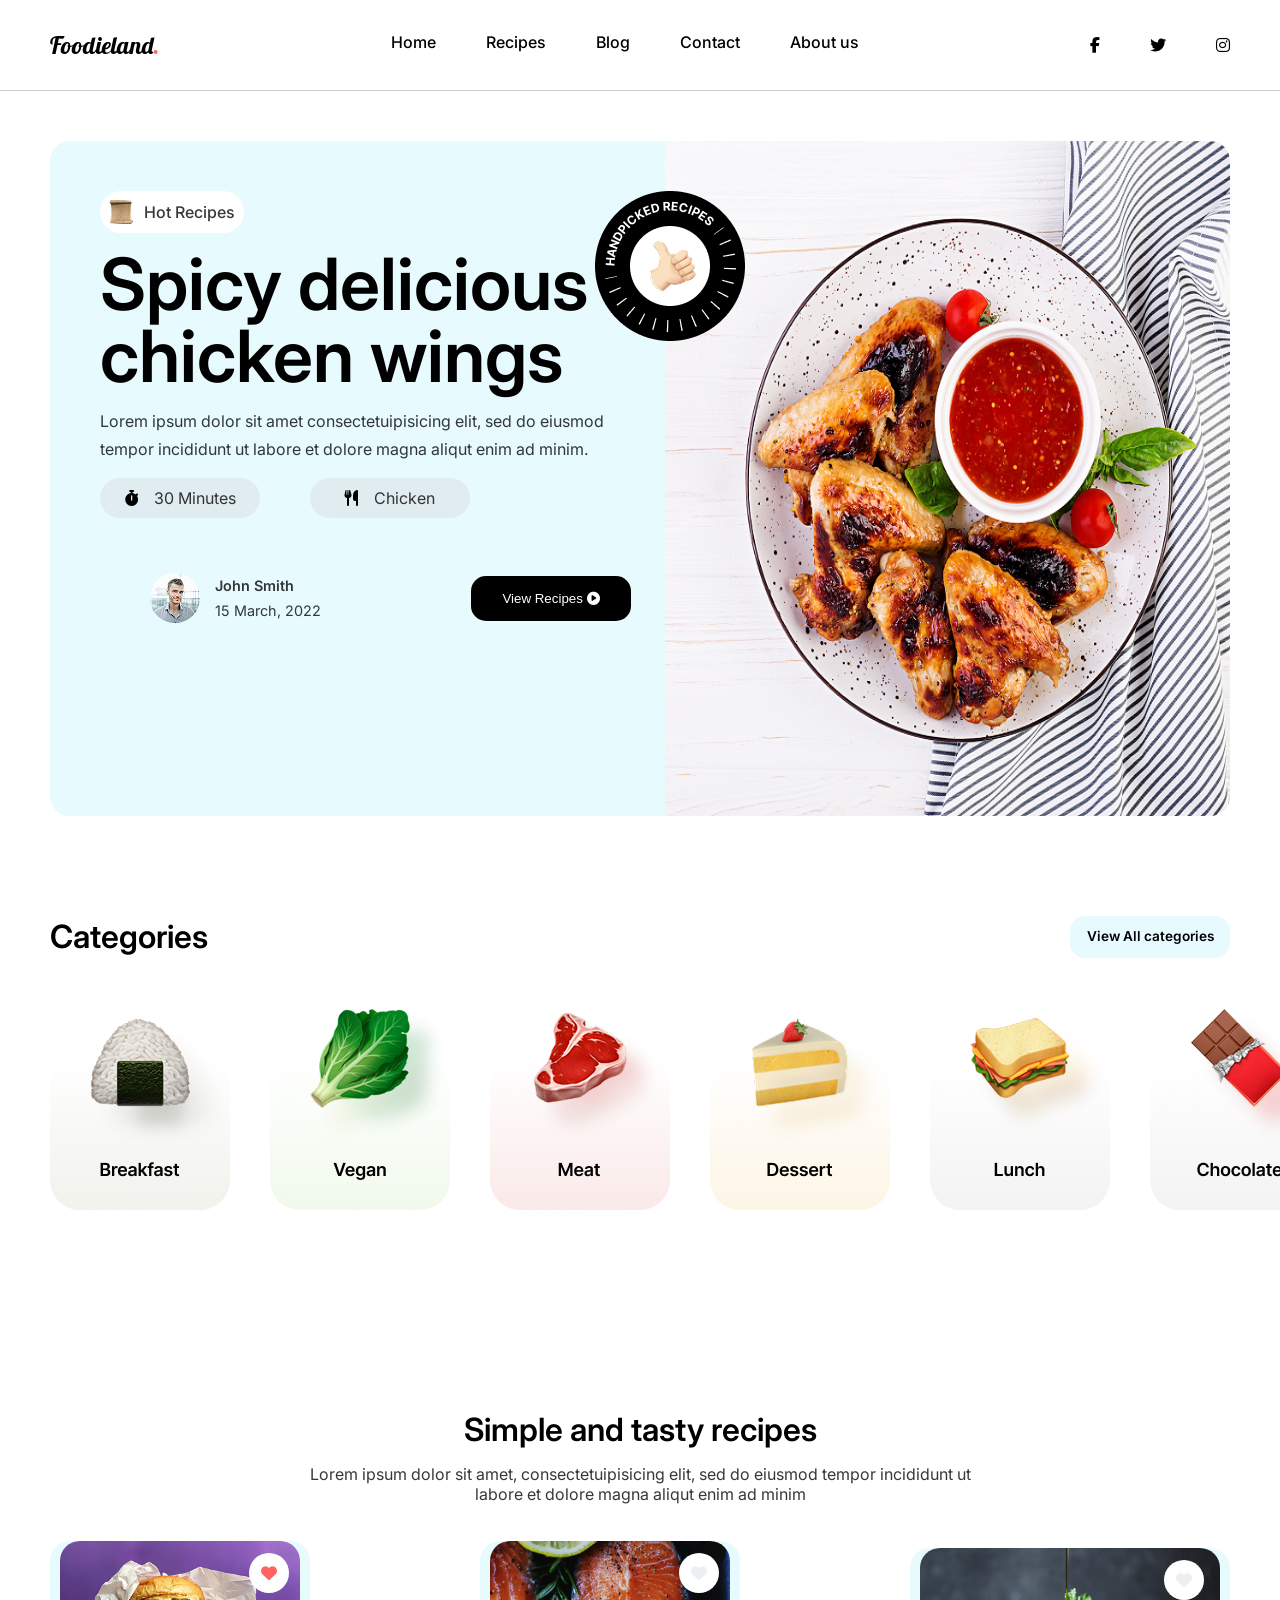
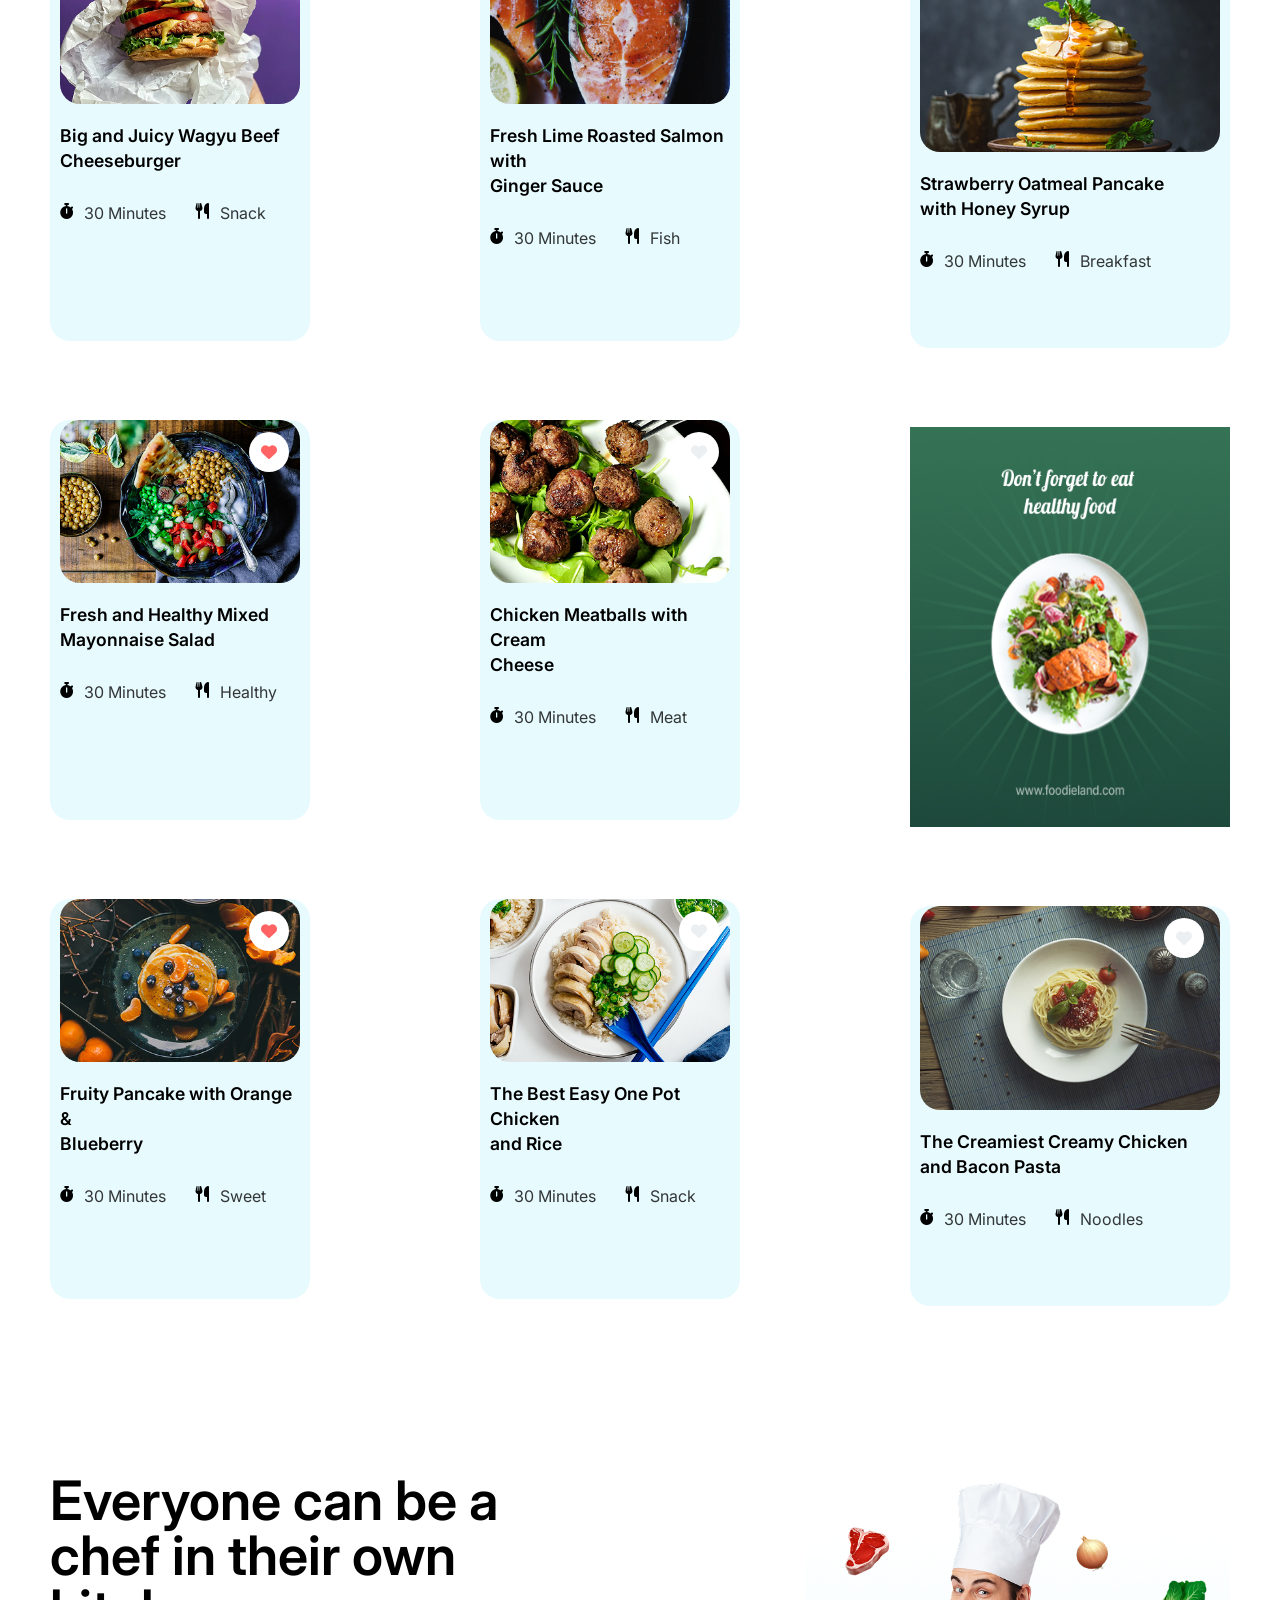
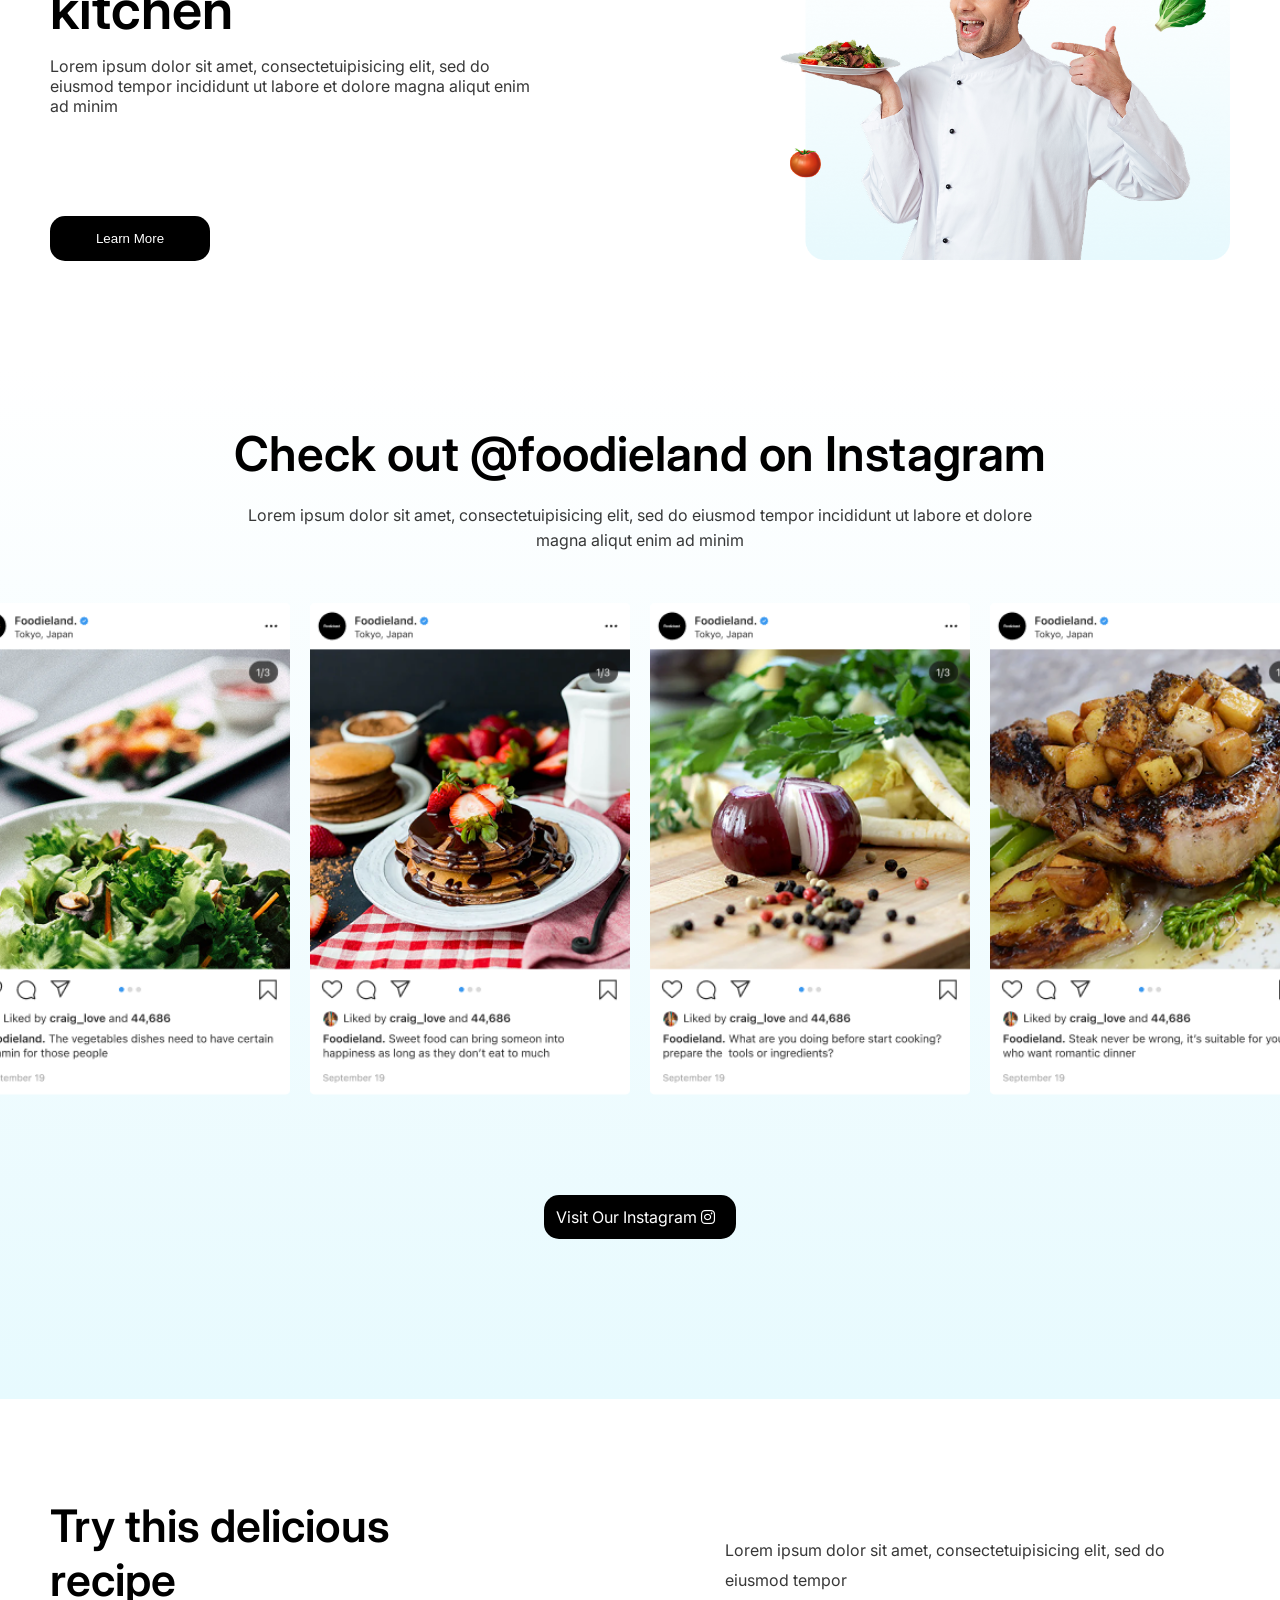
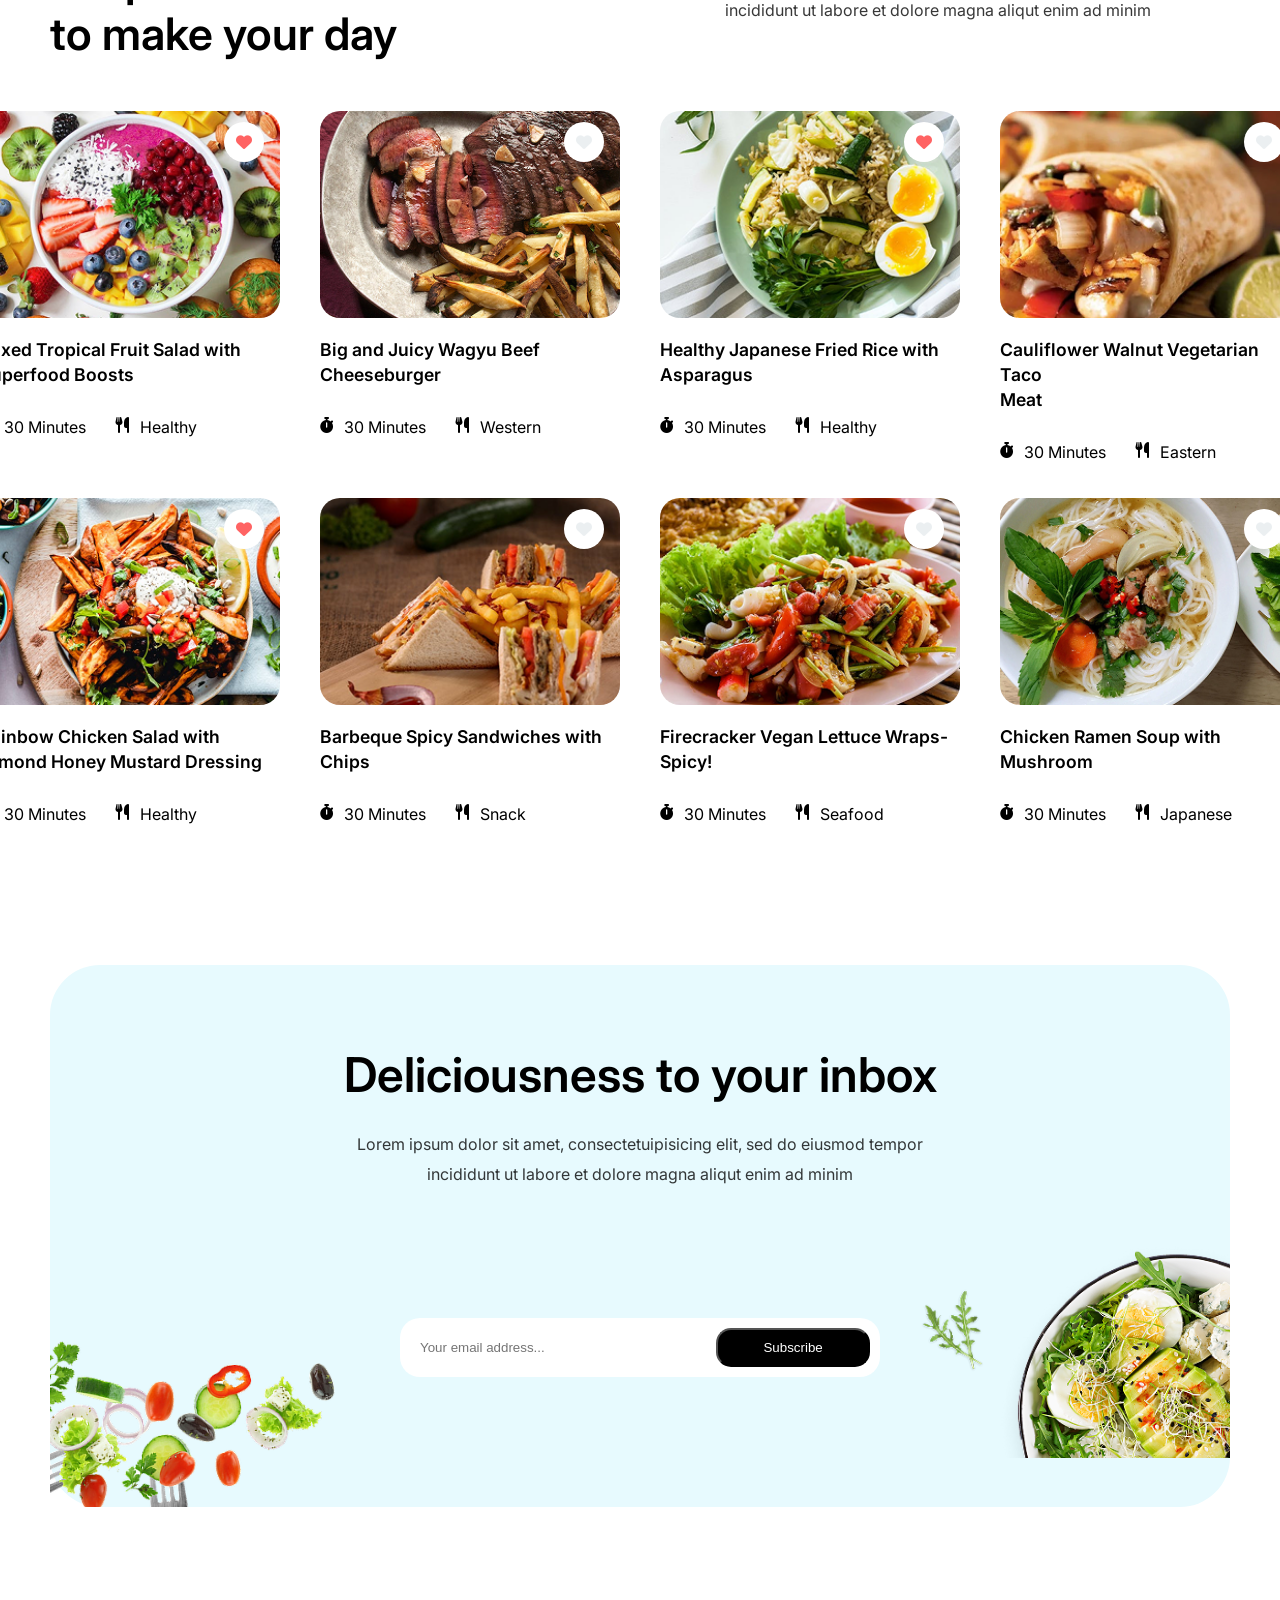
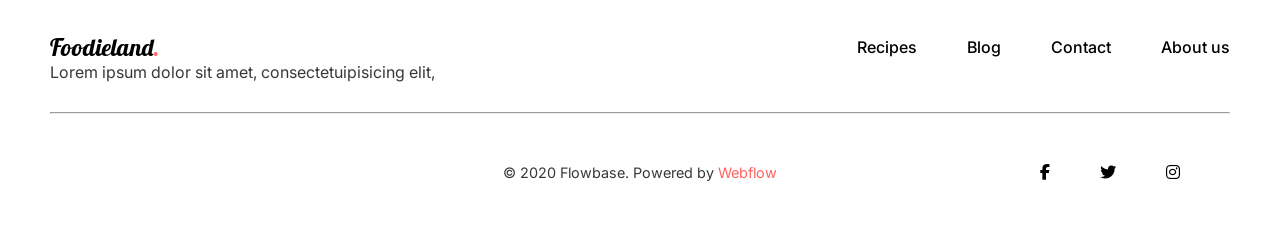
<file: index.html>
<!DOCTYPE html>
<html lang="en">
<head>
    <meta charset="UTF-8">
    <meta name="viewport" content="width=device-width, initial-scale=1.0">

    <!--External links-->
    <link rel="stylesheet" href="Stylesheets/home.css">
    <link href="https://fonts.googleapis.com/css2?family=Lobster&family=Inter&family=Exo+2&display=swap" rel="stylesheet">
    <link rel="stylesheet" href="https://cdnjs.cloudflare.com/ajax/libs/font-awesome/6.5.1/css/all.min.css">
    <title>Foodieland</title>
</head>
<body>
    <!--HEADER-->
    <header>
        <h1 id="nameTitle">
            Foodieland<span class="indent">.</span>
        </h1>

        <nav id="pageLinks">
            <a href="index.html">Home</a>
            <a href="#">Recipes</a>
            <a href="blog.html">Blog</a>
            <a href="contact.html">Contact</a>
            <a href="#">About us</a>
        </nav>

        <nav id="socialHandles">
            <a href="#" title="Facebook"><i class="fa-brands fa-facebook-f"></i></a>
            <a href="#" title="Twitter"><i class="fa-brands fa-twitter"></i></a>
            <a href="#" title="Instagram"><i class="fa-brands fa-instagram"></i></a>
        </nav>
    </header>


    <!--HERO-SECTION-->
    <main id="mainHero">
        <section id="father">
            <p id="hotRecipe">
                <img src="Assets/homePage imgs/recipe scroll.png" alt="Recipe scroll"> Hot Recipes
            </p>

            <h3>
                Spicy delicious <br> chicken wings
            </h3>

            <p id="fatherP">Lorem ipsum dolor sit amet consectetuipisicing elit, sed do eiusmod<br>
                tempor incididunt ut labore et dolore magna aliqut enim ad minim.
            </p>

            <section id="section1">
                <span>
                    <i class="fa-solid fa-stopwatch"></i> 
                    <p>30 Minutes</p>
                </span>

                <span>
                    <i class="fa-solid fa-utensils"></i> 
                    <p>Chicken</p>
                </span>
            </section>

            <section id="section2">
                <span id="section2Span">
                    <img src="Assets/homePage imgs/John Smith.png" alt="#">

                    <span>
                        <p id="johnSmith">
                            John Smith
                        </p>
                        
                        <p>
                            15 March, 2022
                        </p>
                    </span>
                </span>

                <button type="button" id="viewRecipe">View Recipes <i class="fa-solid fa-circle-play"></i></button>
            </section>
        </section>

        <!--Hero image section-->
        <section id="mother">
            <img src="Assets/homePage imgs/Badge.png" alt="#" id="image1">

            <img src="Assets/homePage imgs/baked-chicken-wings-asian-style-tomatoes-sauce-plate 1.png" alt="#" id="image2">
        </section>
    </main>

    <!--Category section-->
    <section id="category">
        <div id="div-1">
            <h4>
                Categories
            </h4>
            <button type="button">
                View All categories
            </button>
        </div>

        <div id="div-2">
            <img src="Assets/homePage imgs/Category imgs/Category breakfast.png" alt="#">
            <img src="Assets/homePage imgs/Category imgs/Category vegan.png" alt="#">
            <img src="Assets/homePage imgs/Category imgs/Category meat.png" alt="#">
            <img src="Assets/homePage imgs/Category imgs/Category dessert.png" alt="#">
            <img src="Assets/homePage imgs/Category imgs/Category lunch.png" alt="#">
            <img src="Assets/homePage imgs/Category imgs/Category chocolate.png" alt="#">
        </div>
    </section>

    <!--Simple and tasty recipe section-->
    <section id="simpleTastyRecipe">
        <h4>
            Simple and tasty recipes
        </h4>
        <p id="tastyRecipeP1">
            Lorem ipsum dolor sit amet, consectetuipisicing elit, sed do eiusmod tempor incididunt ut<br>
            labore et dolore magna aliqut enim ad minim 
        </p>

        <div id="foodCards">
            <!--card 1-->
            <card class="foods">
                <img src="Assets/homePage imgs/Simple and tasty recipe/Cheese burger.png" alt="#">
                <span class="heartIcons">
                    <i class="fa-solid fa-heart redHeart"></i>
                </span>

                <p class="foodsP">
                    Big and Juicy Wagyu Beef<br>
                    Cheeseburger
                </p>

                <div class="foodsDiv">
                    <span class="span1">
                        <i class="fa-solid fa-stopwatch"></i> 
                        
                        <p>
                            30 Minutes
                        </p>
                    </span>

                    <span class="span2">
                        <i class="fa-solid fa-utensils"></i>
                        <p>
                            Snack
                        </p>
                    </span>
                </div>
            </card>

            <!--card 2-->
            <card class="foods">
                <img src="Assets/homePage imgs/Simple and tasty recipe/Roasted salmon.png" alt="#">
                <span class="heartIcons">
                    <i class="fa-solid fa-heart paleHeart"></i>
                </span>

                <p class="foodsP">
                    Fresh Lime Roasted Salmon with<br>
                    Ginger Sauce
                </p>

                <div class="foodsDiv">
                    <span class="span1">
                        <i class="fa-solid fa-stopwatch"></i> 
                        
                        <p>
                            30 Minutes
                        </p>
                    </span>

                    <span class="span2">
                        <i class="fa-solid fa-utensils"></i>
                        <p>
                            Fish
                        </p>
                    </span>
                </div>
            </card>
            
            <!--card 3-->
            <card class="foods">
                <img src="Assets/homePage imgs/Simple and tasty recipe/Oatmeal pancake.png" alt="#">
                <span class="heartIcons">
                    <i class="fa-solid fa-heart paleHeart"></i>
                </span>

                <p class="foodsP">
                    Strawberry Oatmeal Pancake<br>
                    with Honey Syrup
                </p>

                <div class="foodsDiv">
                    <span class="span1">
                        <i class="fa-solid fa-stopwatch"></i> 
                        
                        <p>
                            30 Minutes
                        </p>
                    </span>

                    <span class="span2">
                        <i class="fa-solid fa-utensils"></i>
                        <p>
                            Breakfast
                        </p>
                    </span>
                </div>
            </card>
            
            <!--card 4-->
            <card class="foods">
                <img src="Assets/homePage imgs/Simple and tasty recipe/Mayonnaise salad.png" alt="#">
                <span class="heartIcons">
                    <i class="fa-solid fa-heart redHeart"></i>
                </span>

                <p class="foodsP">
                    Fresh and Healthy Mixed<br>
                    Mayonnaise Salad
                </p>

                <div class="foodsDiv">
                    <span class="span1">
                        <i class="fa-solid fa-stopwatch"></i> 
                        
                        <p>
                            30 Minutes
                        </p>
                    </span>

                    <span class="span2">
                        <i class="fa-solid fa-utensils"></i>
                        <p>
                            Healthy
                        </p>
                    </span>
                </div>
            </card>

            <!--card 5-->
            <card class="foods">
                <img src="Assets/homePage imgs/Simple and tasty recipe/Chicken meatball.png" alt="#">
                <span class="heartIcons">
                    <i class="fa-solid fa-heart paleHeart"></i>
                </span>

                <p class="foodsP">
                    Chicken Meatballs with Cream<br>
                    Cheese
                </p>

                <div class="foodsDiv">
                    <span class="span1">
                        <i class="fa-solid fa-stopwatch"></i> 
                        
                        <p>
                            30 Minutes
                        </p>
                    </span>

                    <span class="span2">
                        <i class="fa-solid fa-utensils"></i>
                        <p>
                            Meat
                        </p>
                    </span>
                </div>
            </card>

            <!--AD image-->
            <card id="adImage">
                <img src="Assets/homePage imgs/Simple and tasty recipe/Ads.png" alt="#" id="ads">
                
            </card>

            <!--card 7-->
            <card class="foods">
                <img src="Assets/homePage imgs/Simple and tasty recipe/Fruity pancake.png" alt="#">
                <span class="heartIcons">
                    <i class="fa-solid fa-heart redHeart"></i>
                </span>

                <p class="foodsP">
                    Fruity Pancake with Orange &<br>
                    Blueberry
                </p>

                <div class="foodsDiv">
                    <span class="span1">
                        <i class="fa-solid fa-stopwatch"></i> 
                        
                        <p>
                            30 Minutes
                        </p>
                    </span>

                    <span class="span2">
                        <i class="fa-solid fa-utensils"></i>
                        <p>
                            Sweet
                        </p>
                    </span>
                </div>
            </card>

            <!--card 8-->
            <card class="foods">
                <img src="Assets/homePage imgs/Simple and tasty recipe/Chicken rice.png" alt="#">
                <span class="heartIcons">
                    <i class="fa-solid fa-heart paleHeart"></i>
                </span>

                <p class="foodsP">
                    The Best Easy One Pot Chicken<br>
                    and Rice
                </p>

                <div class="foodsDiv">
                    <span class="span1">
                        <i class="fa-solid fa-stopwatch"></i> 
                        
                        <p>
                            30 Minutes
                        </p>
                    </span>

                    <span class="span2">
                        <i class="fa-solid fa-utensils"></i>
                        <p>
                            Snack
                        </p>
                    </span>
                </div>
            </card>

            <!--card 9-->
            <card class="foods">
                <img src="Assets/homePage imgs/Simple and tasty recipe/Chicken bacon pasta.png" alt="#">
                <span class="heartIcons">
                    <i class="fa-solid fa-heart paleHeart"></i>
                </span>

                <p class="foodsP">
                    The Creamiest Creamy Chicken<br>
                    and Bacon Pasta
                </p>

                <div class="foodsDiv">
                    <span class="span1">
                        <i class="fa-solid fa-stopwatch"></i> 
                        
                        <p>
                            30 Minutes
                        </p>
                    </span>

                    <span class="span2">
                        <i class="fa-solid fa-utensils"></i>
                        <p>
                            Noodles
                        </p>
                    </span>
                </div>
            </card>

        </div>
    </section>

    <!--Everyone can bea chef section-->
    <section id="everyoneCanBeAChef">
        <div id="textSide">
            <h4>
                Everyone can be a<br>
                chef in their own kitchen
            </h4>

            <p>
            Lorem ipsum dolor sit amet, consectetuipisicing elit, sed do<br>
            eiusmod tempor incididunt ut labore et dolore magna aliqut enim<br>
            ad minim   
            </p>

            <button type="button">
                Learn More
            </button>
        </div>

        <div id="imageSide">
            <img src="Assets/homePage imgs/Everyone can be a chef.png" alt="#">
        </div>
    </section>

    <!--@foodieland on Instagram section-->
    <section id="foodielandOnIG">
        <div id="upperSide">
            <h4>
                Check out @foodieland on Instagram
            </h4>

            <p>
                Lorem ipsum dolor sit amet, consectetuipisicing elit, sed do eiusmod tempor incididunt ut labore et dolore<br>
                magna aliqut enim ad minim 
            </p>
        </div>

        <div id="bottomScreenShots">
            <img src="Assets/homePage imgs/IG posts/IG post1.png" alt="#" class="igPosts">
            <img src="Assets/homePage imgs/IG posts/IG post2.png" alt="#" class="igPosts">
            <img src="Assets/homePage imgs/IG posts/IG post3.png" alt="#" class="igPosts">
            <img src="Assets/homePage imgs/IG posts/IG post4.png" alt="#" class="igPosts">
        </div>

        <a href="#" title="Instagram" id="button">Visit Our Instagram <i class="fa-brands fa-instagram"></i></a>
    </section>

    <!--Try this delicious recipe section-->
    <section id="tryDeliciousRecipe">
        <div id="upperTexts">
            <h4>
                Try this delicious recipe<br>
                to make your day
            </h4>

            <p>
                Lorem ipsum dolor sit amet, consectetuipisicing elit, sed do eiusmod tempor<br>
                incididunt ut labore et dolore magna aliqut enim ad minim 
            </p>
        </div>

        <div id="foodsRecipe">
            <!--Card 1-->
            <card class="foodsRecipeCards">
                <img src="Assets/homePage imgs/Delicious recipe/Delicious recipe1.png" alt="#">
                <span class="heartIcons">
                    <i class="fa-solid fa-heart redHeart"></i>
                </span>

                <p class="foodsRecipeCards-P">
                    Mixed Tropical Fruit Salad with<br>
                    Superfood Boosts
                </p>

                <div class="foodsRecipeCards-Div">
                    <span class="span1">
                        <i class="fa-solid fa-stopwatch"></i> 30 Minutes
                    </span>

                    <span class="span2">
                        <i class="fa-solid fa-utensils"></i> Healthy
                    </span>
                </div>
            </card>

            <!--Card 2-->
            <card class="foodsRecipeCards">
                <img src="Assets/homePage imgs/Delicious recipe/Delicious recipe2.png" alt="#">
                <span class="heartIcons">
                    <i class="fa-solid fa-heart paleHeart"></i>
                </span>

                <p class="foodsRecipeCards-P">
                    Big and Juicy Wagyu Beef<br>
                    Cheeseburger
                </p>

                <div class="foodsRecipeCards-Div">
                    <span class="span1">
                        <i class="fa-solid fa-stopwatch"></i> 30 Minutes
                    </span>

                    <span class="span2">
                        <i class="fa-solid fa-utensils"></i> Western
                    </span>
                </div>
            </card>

            <!--Card 3-->
            <card class="foodsRecipeCards">
                <img src="Assets/homePage imgs/Delicious recipe/Delicious recipe3.png" alt="#">
                <span class="heartIcons">
                    <i class="fa-solid fa-heart redHeart"></i>
                </span>

                <p class="foodsRecipeCards-P">
                    Healthy Japanese Fried Rice with<br>
                    Asparagus
                </p>

                <div class="foodsRecipeCards-Div">
                    <span class="span1">
                        <i class="fa-solid fa-stopwatch"></i> 30 Minutes
                    </span>

                    <span class="span2">
                        <i class="fa-solid fa-utensils"></i> Healthy
                    </span>
                </div>
            </card>

            <!--Card 4-->
            <card class="foodsRecipeCards">
                <img src="Assets/homePage imgs/Delicious recipe/Delicious recipe4.png" alt="#">
                <span class="heartIcons">
                    <i class="fa-solid fa-heart paleHeart"></i>
                </span>

                <p class="foodsRecipeCards-P">
                    Cauliflower Walnut Vegetarian Taco<br>
                    Meat
                </p>

                <div class="foodsRecipeCards-Div">
                    <span class="span1">
                        <i class="fa-solid fa-stopwatch"></i> 30 Minutes
                    </span>

                    <span class="span2">
                        <i class="fa-solid fa-utensils"></i> Eastern
                    </span>
                </div>
            </card>

            <!--Card 5-->
            <card class="foodsRecipeCards">
                <img src="Assets/homePage imgs/Delicious recipe/Delicious recipe5.png" alt="#">
                <span class="heartIcons">
                    <i class="fa-solid fa-heart redHeart"></i>
                </span>

                <p class="foodsRecipeCards-P">
                    Rainbow Chicken Salad with<br>
                    Almond Honey Mustard Dressing
                </p>

                <div class="foodsRecipeCards-Div">
                    <span class="span1">
                        <i class="fa-solid fa-stopwatch"></i> 30 Minutes
                    </span>

                    <span class="span2">
                        <i class="fa-solid fa-utensils"></i> Healthy
                    </span>
                </div>
            </card>

            <!--Card 6-->
            <card class="foodsRecipeCards">
                <img src="Assets/homePage imgs/Delicious recipe/Delicious recipe6.png" alt="#">
                <span class="heartIcons">
                    <i class="fa-solid fa-heart paleHeart"></i>
                </span>

                <p class="foodsRecipeCards-P">
                    Barbeque Spicy Sandwiches with<br>
                    Chips
                </p>

                <div class="foodsRecipeCards-Div">
                    <span class="span1">
                        <i class="fa-solid fa-stopwatch"></i> 30 Minutes
                    </span>

                    <span class="span2">
                        <i class="fa-solid fa-utensils"></i> Snack
                    </span>
                </div>
            </card>

            <!--Card 7-->
            <card class="foodsRecipeCards">
                <img src="Assets/homePage imgs/Delicious recipe/Delicious recipe7.png" alt="#">
                <span class="heartIcons">
                    <i class="fa-solid fa-heart paleHeart"></i>
                </span>

                <p class="foodsRecipeCards-P">
                    Firecracker Vegan Lettuce Wraps-<br>
                    Spicy!
                </p>

                <div class="foodsRecipeCards-Div">
                    <span class="span1">
                        <i class="fa-solid fa-stopwatch"></i> 30 Minutes
                    </span>

                    <span class="span2">
                        <i class="fa-solid fa-utensils"></i> Seafood
                    </span>
                </div>
            </card>

            <!--Card 8-->
            <card class="foodsRecipeCards">
                <img src="Assets/homePage imgs/Delicious recipe/Delicious recipe8.png" alt="#">
                <span class="heartIcons">
                    <i class="fa-solid fa-heart paleHeart"></i>
                </span>

                <p class="foodsRecipeCards-P">
                    Chicken Ramen Soup with<br>
                    Mushroom
                </p>

                <div class="foodsRecipeCards-Div">
                    <span class="span1">
                        <i class="fa-solid fa-stopwatch"></i> 30 Minutes
                    </span>

                    <span class="span2">
                        <i class="fa-solid fa-utensils"></i> Japanese
                    </span>
                </div>
            </card>

        </div>
    </section>


    <!--Deliciousness to your inbox section-->
    <section id="deliciousnessToYourInbox">
        <div id="upperWriteup">
            <h4>
                Deliciousness to your inbox
            </h4>

            <p>
                Lorem ipsum dolor sit amet, consectetuipisicing elit, sed do eiusmod tempor<br>
                incididunt ut labore et dolore magna aliqut enim ad minim 
            </p>
        </div>

        <div id="lowerInputAndImages">
            <img src="Assets/homePage imgs/Deliciousness to your inbox/kisspng-salad-salad-fresh-food-healthylife-vegetables-vegetarian-5d42e3a7cb8543 1.png" alt="#" id="leftImage">

            <form action="#">
                <div id="inputDiv">
                    <input type="email" id="email" placeholder="Your email address...">
                    <button type="submit" id="emailButton">Subscribe</button>
                </div>
            </form>

            <img src="Assets/homePage imgs/Deliciousness to your inbox/Photo.png" alt="#" id="rightImage">
        </div>
    </section>


    <!--Footer-->
    <footer>
        <div id="div1">
            <span id="div1Span">
                <h4>
                    Foodieland<span id="indent">.</span>
                </h4>
                <p>
                    Lorem ipsum dolor sit amet, consectetuipisicing elit,
                </p>
            </span>

            <nav id="div1Nav">
                <a href="#" class="footerLinks">Recipes</a>
                <a href="blog.html" class="footerLinks">Blog</a>
                <a href="contact.html" class="footerLinks">Contact</a>
                <a href="#" class="footerLinks">About us</a>
            </nav>
        </div>

        <hr>

        <div id="div2">
            <p>
                &copy; 2020 Flowbase. Powered by <span id="highlight">Webflow</span>
            </p>
            <nav id="socialHandles">
                <a href="" title="Facebook"><i class="fa-brands fa-facebook-f"></i></a>
                <a href="" title="Twitter"><i class="fa-brands fa-twitter"></i></a>
                <a href="" title="Instagram"><i class="fa-brands fa-instagram"></i></a>
            </nav>
        </div>
    </footer>
    
</body>
</html>
</file>
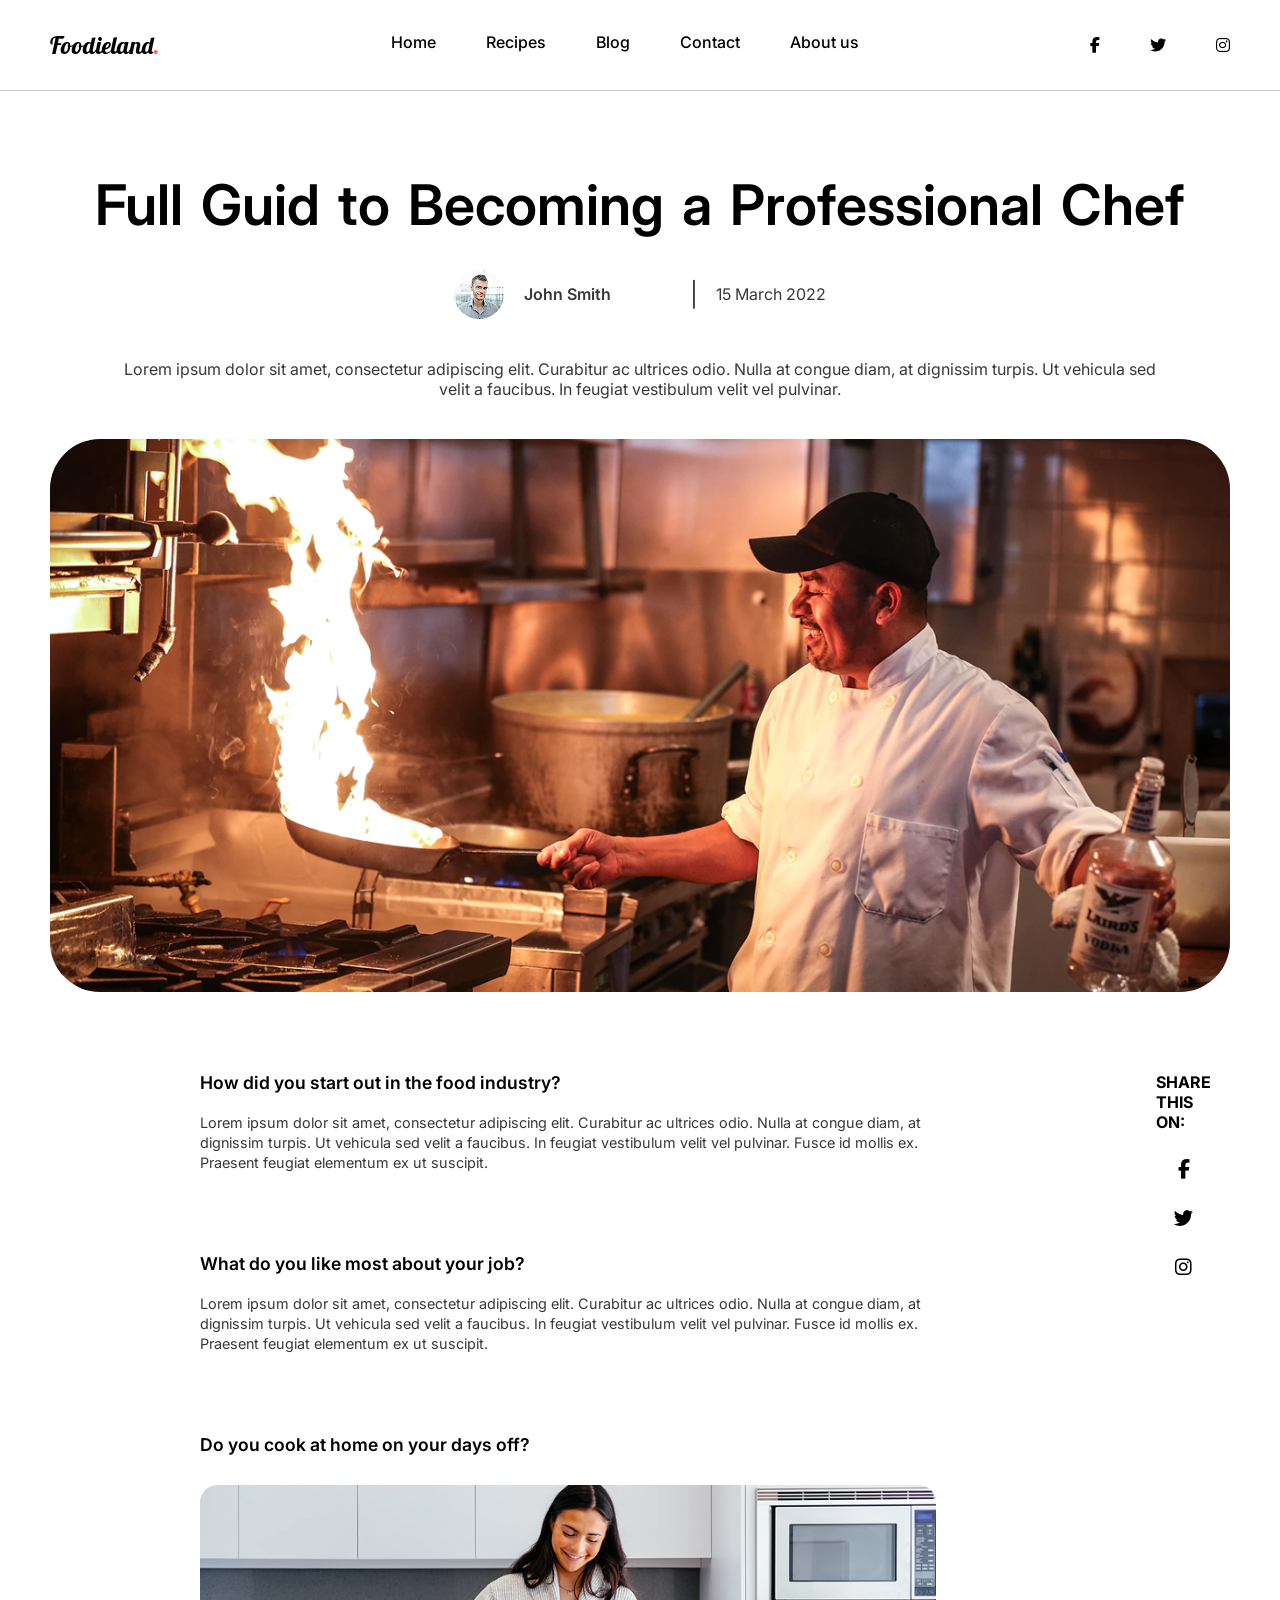
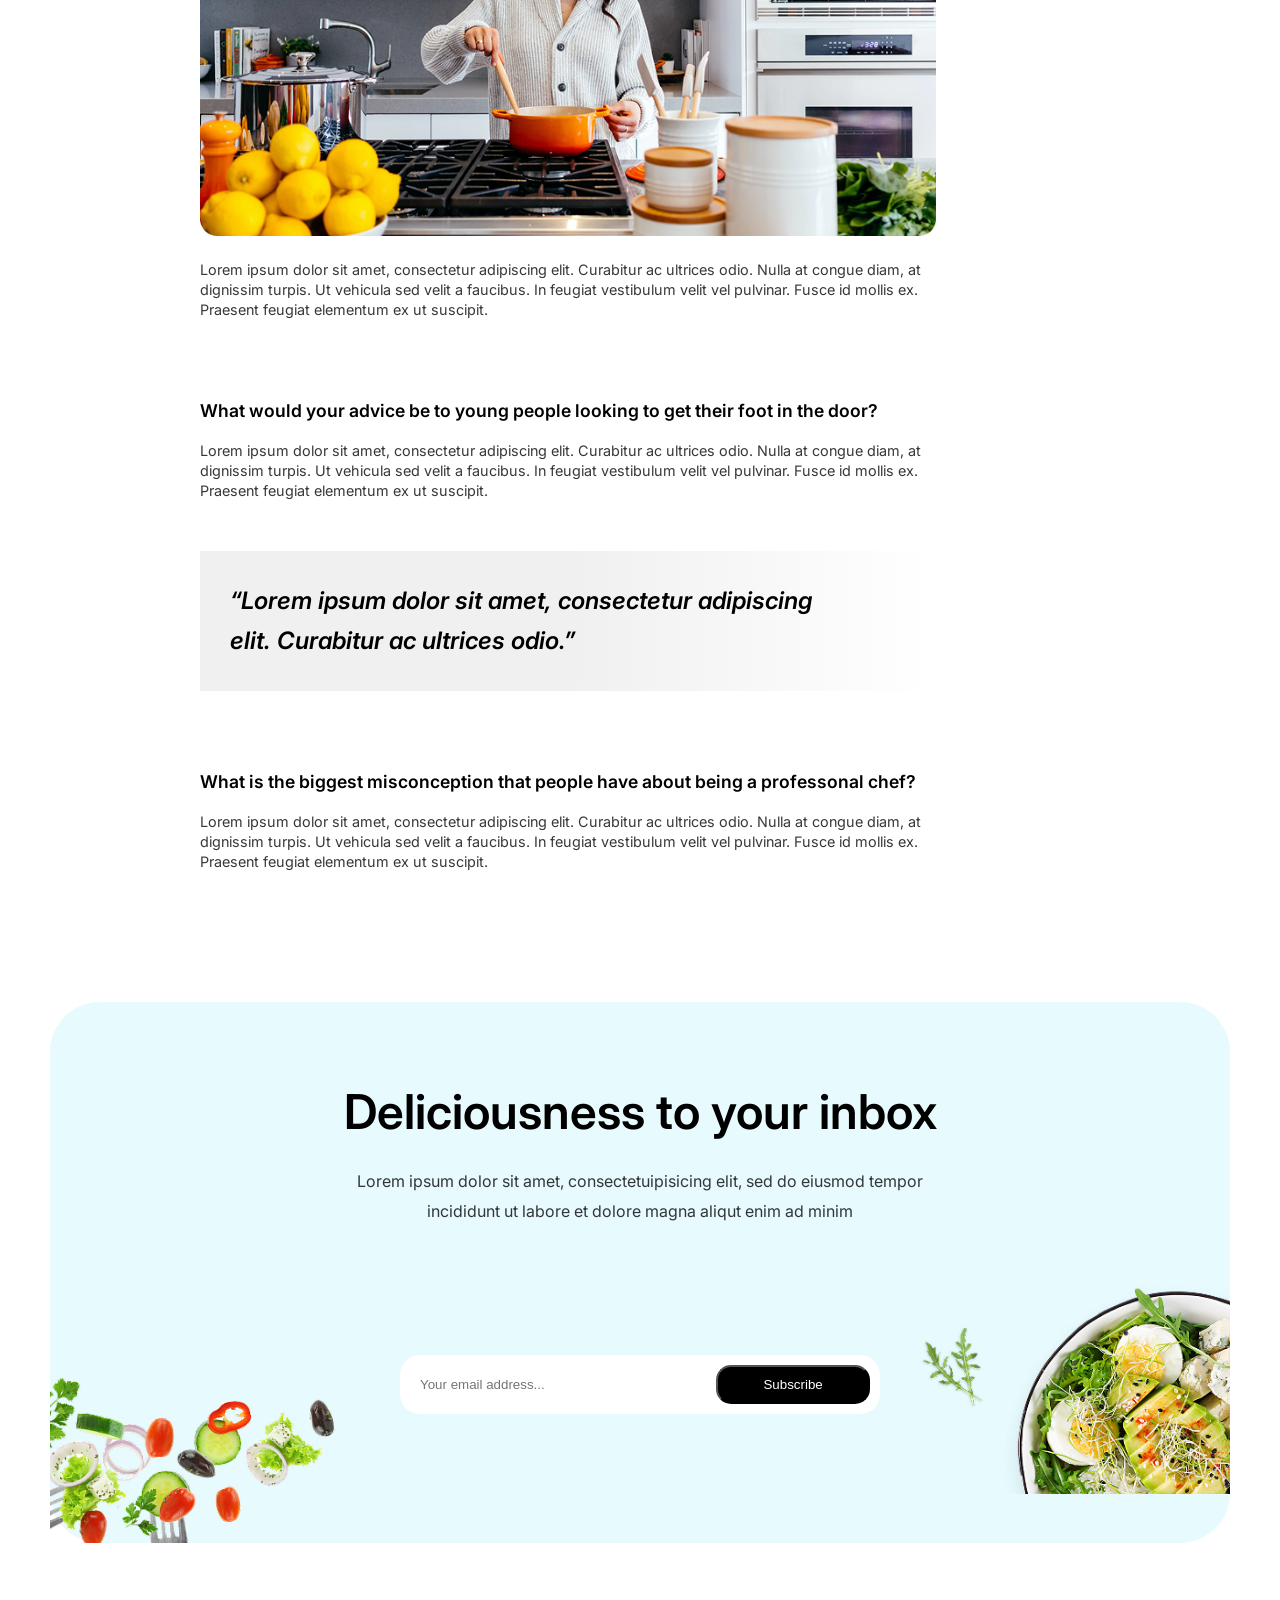
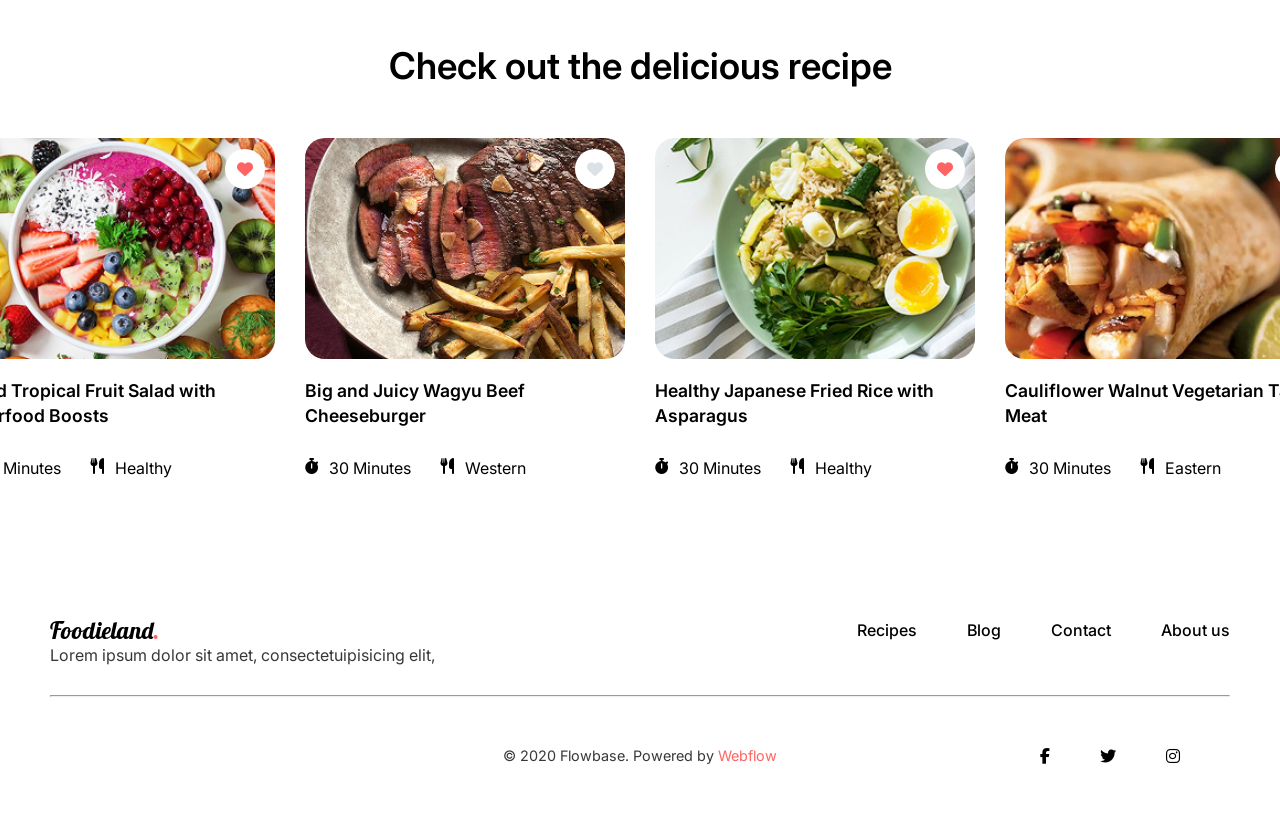
<file: blog.html>
<!DOCTYPE html>
<html lang="en">
<head>
    <meta charset="UTF-8">
    <meta name="viewport" content="width=device-width, initial-scale=1.0">

    <!--External links-->
    <link rel="stylesheet" href="Stylesheets/blog.css">
    <link href="https://fonts.googleapis.com/css2?family=Lobster&family=Inter&family=Exo+2&display=swap" rel="stylesheet">
    <link rel="stylesheet" href="https://cdnjs.cloudflare.com/ajax/libs/font-awesome/6.5.1/css/all.min.css">
    <title>Foodieland</title>
</head>
<body>

    <!--HEADER-->
    <header>
        <h1 id="nameTitle">
            Foodieland<span class="indent">.</span>
        </h1>

        <nav id="pageLinks">
            <a href="index.html">Home</a>
            <a href="#">Recipes</a>
            <a href="blog.html">Blog</a>
            <a href="contact.html">Contact</a>
            <a href="#">About us</a>
        </nav>

        <nav id="socialHandles">
            <a href="#" title="Facebook"><i class="fa-brands fa-facebook-f"></i></a>
            <a href="#" title="Twitter"><i class="fa-brands fa-twitter"></i></a>
            <a href="#" title="Instagram"><i class="fa-brands fa-instagram"></i></a>
        </nav>
    </header>

    <!--Professional chef section-->
    <section id="professionalChef">
        <h3>
            Full Guid to Becoming a Professional Chef
        </h3>

        <div id="professionalChef-Div">
            <span id="span1">
                <img src="Assets/homePage imgs/John Smith.png" alt="#">
                <p>
                    John Smith
                </p>
            </span>


            <span id="span2">
                <p id="p1">
                    |
                </p>

                <p id="p2">
                    15 March 2022
                </p>
            </span>
        </div>

        <p id="professionalChef-P">
            Lorem ipsum dolor sit amet, consectetur adipiscing elit. Curabitur ac ultrices odio. Nulla at congue diam, at dignissim turpis. Ut vehicula sed<br>
            velit a faucibus. In feugiat vestibulum velit vel pulvinar.
        </p>

        <img src="Assets/blogPage imgs/Chef.png" alt="#" id="professionalChef-IMG">
    </section>

    
    <!--Section-2 how to sart food industry-->

    <article>
        <section id="fatherSection">
            <!--Section-1-->
            <section id="section1">
                <h4 class="section-H4">
                    How did you start out in the food industry?
                </h4>

                <p class="section-P">
                    Lorem ipsum dolor sit amet, consectetur adipiscing elit. Curabitur ac ultrices odio. Nulla at congue diam, at<br>
                    dignissim turpis. Ut vehicula sed velit a faucibus. In feugiat vestibulum velit vel pulvinar. Fusce id mollis ex.<br>
                    Praesent feugiat elementum ex ut suscipit.
                </p>
            </section>

            <!--Section-2-->
            <section id="section2">
                <h4 class="section-H4">
                    What do you like most about your job?
                </h4>

                <p class="section-P">
                    Lorem ipsum dolor sit amet, consectetur adipiscing elit. Curabitur ac ultrices odio. Nulla at congue diam, at<br>
                    dignissim turpis. Ut vehicula sed velit a faucibus. In feugiat vestibulum velit vel pulvinar. Fusce id mollis ex.<br>
                    Praesent feugiat elementum ex ut suscipit.
                </p>
            </section>

            <!--Section-3-->
            <section id="section3">
                <h4 class="section-H4">
                    Do you cook at home on your days off?
                </h4>

                <span>
                    <img src="Assets/blogPage imgs/Woman cooking.png" alt="#">
                </span>

                <p class="section-P">
                    Lorem ipsum dolor sit amet, consectetur adipiscing elit. Curabitur ac ultrices odio. Nulla at congue diam, at<br>
                    dignissim turpis. Ut vehicula sed velit a faucibus. In feugiat vestibulum velit vel pulvinar. Fusce id mollis ex.<br>
                    Praesent feugiat elementum ex ut suscipit.
                </p>
            </section>

            <!--Section-4-->
            <section id="section4">
                <h4 class="section-H4">
                    What would your advice be to young people looking to get their foot in the door?
                </h4>

                <p class="section-P">
                    Lorem ipsum dolor sit amet, consectetur adipiscing elit. Curabitur ac ultrices odio. Nulla at congue diam, at<br>
                    dignissim turpis. Ut vehicula sed velit a faucibus. In feugiat vestibulum velit vel pulvinar. Fusce id mollis ex.<br>
                    Praesent feugiat elementum ex ut suscipit.
                </p>
            </section>

            <!--Section-5-->
            <section id="section-5">
                <h4>
                    “Lorem ipsum dolor sit amet, consectetur adipiscing<br>
                    elit. Curabitur ac ultrices odio.”
                </h4>
            </section>

            <!--Section-6-->
            <section id="section6">
                <h4 class="section-H4">
                    What is the biggest misconception that people have about being a professonal chef?
                </h4>

                <p class="section-P">
                    Lorem ipsum dolor sit amet, consectetur adipiscing elit. Curabitur ac ultrices odio. Nulla at congue diam, at<br>
                    dignissim turpis. Ut vehicula sed velit a faucibus. In feugiat vestibulum velit vel pulvinar. Fusce id mollis ex.<br>
                    Praesent feugiat elementum ex ut suscipit.
                </p>
            </section>
        </section>

        <nav id="article-nav">
            <h4>
                SHARE THIS ON:
            </h4>

            <a href="#" title="Facebook"><i class="fa-brands fa-facebook-f"></i></a>
            <a href="#" title="Twitter"><i class="fa-brands fa-twitter"></i></a>
            <a href="#" title="Instagram"><i class="fa-brands fa-instagram"></i></a>
        </nav>

    </article>

    
    <!--Deliciousness to your inbox section-->

    <section id="deliciousnessToYourInbox">
        <div id="upperWriteup">
            <h4>
                Deliciousness to your inbox
            </h4>

            <p>
                Lorem ipsum dolor sit amet, consectetuipisicing elit, sed do eiusmod tempor<br>
                incididunt ut labore et dolore magna aliqut enim ad minim 
            </p>
        </div>

        <div id="lowerInputAndImages">
            <img src="Assets/homePage imgs/Deliciousness to your inbox/kisspng-salad-salad-fresh-food-healthylife-vegetables-vegetarian-5d42e3a7cb8543 1.png" alt="#" id="leftImage">

            <form action="#">
                <div id="inputDiv">
                    <input type="email" id="email" placeholder="Your email address...">
                    <button type="submit" id="emailButton">Subscribe</button>
                </div>
            </form>

            <img src="Assets/homePage imgs/Deliciousness to your inbox/Photo.png" alt="#" id="rightImage">
        </div>
    </section>

    
    <!--Delicious recipe section-->

    <section id="deliciousRecipe">

        <h4>
            Check out the delicious recipe
        </h4>

        <div id="foodsRecipe">
            <!--Card 1-->
            <card class="foodsRecipeCards">
                <img src="Assets/homePage imgs/Delicious recipe/Delicious recipe1.png" alt="#">
                <span class="heartIcons">
                    <i class="fa-solid fa-heart redHeart"></i>
                </span>

                <p class="foodsRecipeCards-P">
                    Mixed Tropical Fruit Salad with<br>
                    Superfood Boosts
                </p>

                <div class="foodsRecipeCards-Div">
                    <span class="span1">
                        <i class="fa-solid fa-stopwatch"></i> 30 Minutes
                    </span>

                    <span class="span2">
                        <i class="fa-solid fa-utensils"></i> Healthy
                    </span>
                </div>
            </card>

            <!--Card 2-->
            <card class="foodsRecipeCards">
                <img src="Assets/homePage imgs/Delicious recipe/Delicious recipe2.png" alt="#">
                <span class="heartIcons">
                    <i class="fa-solid fa-heart paleHeart"></i>
                </span>

                <p class="foodsRecipeCards-P">
                    Big and Juicy Wagyu Beef<br>
                    Cheeseburger
                </p>

                <div class="foodsRecipeCards-Div">
                    <span class="span1">
                        <i class="fa-solid fa-stopwatch"></i> 30 Minutes
                    </span>

                    <span class="span2">
                        <i class="fa-solid fa-utensils"></i> Western
                    </span>
                </div>
            </card>

            <!--Card 3-->
            <card class="foodsRecipeCards">
                <img src="Assets/homePage imgs/Delicious recipe/Delicious recipe3.png" alt="#">
                <span class="heartIcons">
                    <i class="fa-solid fa-heart redHeart"></i>
                </span>

                <p class="foodsRecipeCards-P">
                    Healthy Japanese Fried Rice with<br>
                    Asparagus
                </p>

                <div class="foodsRecipeCards-Div">
                    <span class="span1">
                        <i class="fa-solid fa-stopwatch"></i> 30 Minutes
                    </span>

                    <span class="span2">
                        <i class="fa-solid fa-utensils"></i> Healthy
                    </span>
                </div>
            </card>

            <!--Card 4-->
            <card class="foodsRecipeCards">
                <img src="Assets/homePage imgs/Delicious recipe/Delicious recipe4.png" alt="#">
                <span class="heartIcons">
                    <i class="fa-solid fa-heart paleHeart"></i>
                </span>

                <p class="foodsRecipeCards-P">
                    Cauliflower Walnut Vegetarian Taco<br>
                    Meat
                </p>

                <div class="foodsRecipeCards-Div">
                    <span class="span1">
                        <i class="fa-solid fa-stopwatch"></i> 30 Minutes
                    </span>

                    <span class="span2">
                        <i class="fa-solid fa-utensils"></i> Eastern
                    </span>
                </div>
            </card>
        </div>
    </section>


    <!--Footer-->
    <footer>
        <div id="div1">
            <span id="div1Span">
                <h4>
                    Foodieland<span id="indent">.</span>
                </h4>
                <p>
                    Lorem ipsum dolor sit amet, consectetuipisicing elit,
                </p>
            </span>

            <nav id="div1Nav">
                <a href="#" class="footerLinks">Recipes</a>
                <a href="blog.html" class="footerLinks">Blog</a>
                <a href="contact.html" class="footerLinks">Contact</a>
                <a href="#" class="footerLinks">About us</a>
            </nav>
        </div>

        <hr>

        <div id="div2">
            <p>
                &copy; 2020 Flowbase. Powered by <span id="highlight">Webflow</span>
            </p>
            <nav id="socialHandles">
                <a href="" title="Facebook"><i class="fa-brands fa-facebook-f"></i></a>
                <a href="" title="Twitter"><i class="fa-brands fa-twitter"></i></a>
                <a href="" title="Instagram"><i class="fa-brands fa-instagram"></i></a>
            </nav>
        </div>
    </footer>
</body>
</html>
</file>
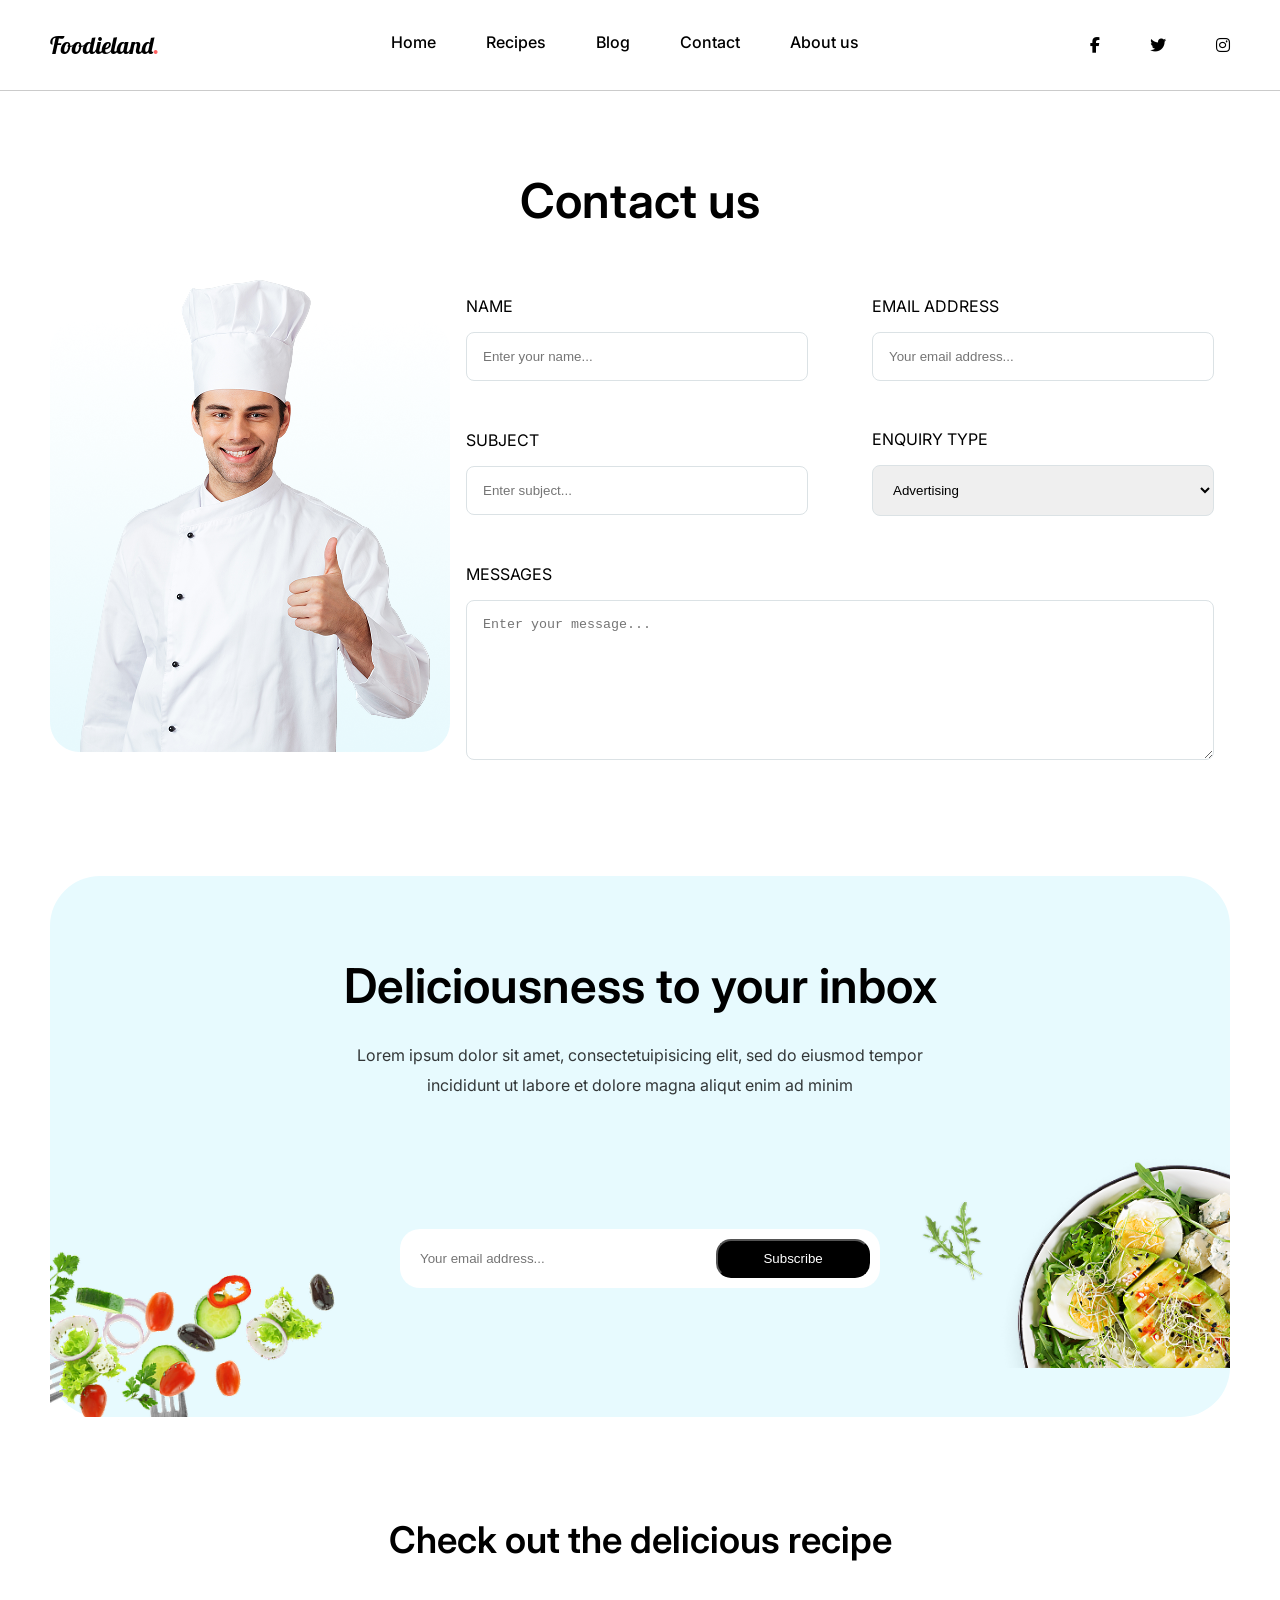
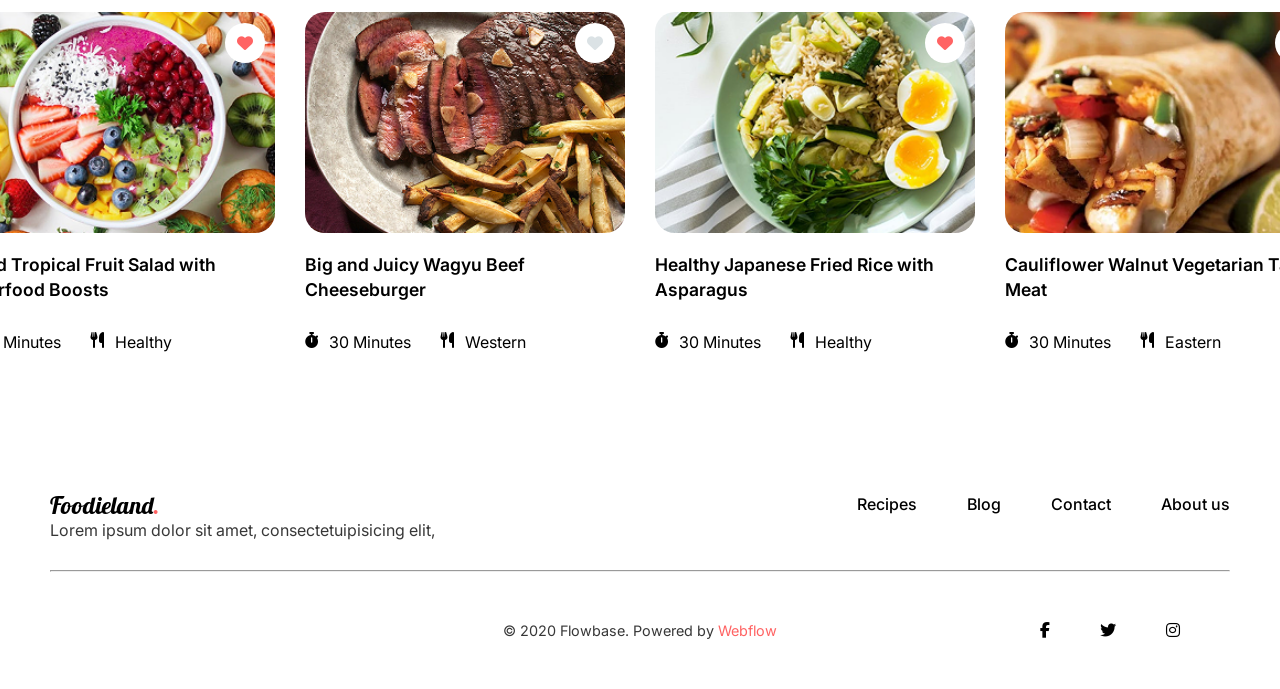
<file: contact.html>
<!DOCTYPE html>
<html lang="en">
<head>
    <meta charset="UTF-8">
    <meta name="viewport" content="width=device-width, initial-scale=1.0">

    <!--External links-->
    <link rel="stylesheet" href="Stylesheets/contact.css">
    <link href="https://fonts.googleapis.com/css2?family=Lobster&family=Inter&family=Exo+2&display=swap" rel="stylesheet">
    <link rel="stylesheet" href="https://cdnjs.cloudflare.com/ajax/libs/font-awesome/6.5.1/css/all.min.css">
    <title>Foodieland</title>
</head>
<body>
    
    <!--HEADER-->
    <header>
        <h1 id="nameTitle">
            Foodieland<span class="indent">.</span>
        </h1>

        <nav id="pageLinks">
            <a href="index.html">Home</a>
            <a href="#">Recipes</a>
            <a href="blog.html">Blog</a>
            <a href="contact.html">Contact</a>
            <a href="#">About us</a>
        </nav>

        <nav id="socialHandles">
            <a href="#" title="Facebook"><i class="fa-brands fa-facebook-f"></i></a>
            <a href="#" title="Twitter"><i class="fa-brands fa-twitter"></i></a>
            <a href="#" title="Instagram"><i class="fa-brands fa-instagram"></i></a>
        </nav>
    </header>

    
    <!--Contact us form section-->

    <section id="contactUsSection">
        <h4>
            Contact us
        </h4>

        <!--Form and image section-->
        <section id="formAndImage">
            <img src="Assets/contactPage img/Chef.png" alt="#">

            <form action="#" class="contact-form">
                <section id="formSection">
                    <div class="form-group">
                        
                        <!--NAME-->
                        <div class="form-item">
                            <label for="name">NAME</label>
                            <!-- <br> -->
                            <input type="text" name="name" id="nameInput" placeholder="Enter your name..." required>
                        </div>

                        <!--EMAIL-->
                        <div class="form-item">
                            <label for="email">EMAIL ADDRESS</label>
                            <!-- <br> -->
                            <input type="text" name="email" id="emailInput" placeholder="Your email address..." required>
                        </div>
                    </div>


                    <div class="form-group">
                        <!--SUBJECT-->
                        <div class="form-item">
                            <label for="subject">SUBJECT</label>
                            <!-- <br> -->
                            <input type="text" name="subject" id="subjectInput" placeholder="Enter subject..." required>
                        </div>

                        <!--ENQUIRY-->
                        <div class="form-item">
                            <label for="enquiryInput">ENQUIRY TYPE</label>
                            <select name="enquiry" id="enquiryInput" required>
                                <option value="" disabled selected>Advertising</option>
                                <option value="event-catering">Event catering</option>
                                <option value="private-chef">Private chef</option>
                                <option value="place-order">Place order</option>
                            </select>
                        </div>
                    </div>

                    <div class="form-item">
                        <!--Name and Email Inputs-->
                        <label for="messages">MESSAGES</label>
                        <!-- <br> -->
                        <textarea name="messages" id="messages" placeholder="Enter your message..."></textarea>
                    </div>

                </section>
            </form>
        </section>
    </section>


    <!--Deliciousness to your inbox section-->

    <section id="deliciousnessToYourInbox">
        <div id="upperWriteup">
            <h4>
                Deliciousness to your inbox
            </h4>

            <p>
                Lorem ipsum dolor sit amet, consectetuipisicing elit, sed do eiusmod tempor<br>
                incididunt ut labore et dolore magna aliqut enim ad minim 
            </p>
        </div>

        <div id="lowerInputAndImages">
            <img src="Assets/homePage imgs/Deliciousness to your inbox/kisspng-salad-salad-fresh-food-healthylife-vegetables-vegetarian-5d42e3a7cb8543 1.png" alt="#" id="leftImage">

            <form action="#">
                <div id="inputDiv">
                    <input type="email" id="email" placeholder="Your email address...">
                    <button type="submit" id="emailButton">Subscribe</button>
                </div>
            </form>

            <img src="Assets/homePage imgs/Deliciousness to your inbox/Photo.png" alt="#" id="rightImage">
        </div>
    </section>


    <!--Delicious recipe section-->

    <section id="deliciousRecipe">

        <h4>
            Check out the delicious recipe
        </h4>

        <div id="foodsRecipe">
            <!--Card 1-->
            <card class="foodsRecipeCards">
                <img src="Assets/homePage imgs/Delicious recipe/Delicious recipe1.png" alt="#">
                <span class="heartIcons">
                    <i class="fa-solid fa-heart redHeart"></i>
                </span>

                <p class="foodsRecipeCards-P">
                    Mixed Tropical Fruit Salad with<br>
                    Superfood Boosts
                </p>

                <div class="foodsRecipeCards-Div">
                    <span class="span1">
                        <i class="fa-solid fa-stopwatch"></i> 30 Minutes
                    </span>

                    <span class="span2">
                        <i class="fa-solid fa-utensils"></i> Healthy
                    </span>
                </div>
            </card>

            <!--Card 2-->
            <card class="foodsRecipeCards">
                <img src="Assets/homePage imgs/Delicious recipe/Delicious recipe2.png" alt="#">
                <span class="heartIcons">
                    <i class="fa-solid fa-heart paleHeart"></i>
                </span>

                <p class="foodsRecipeCards-P">
                    Big and Juicy Wagyu Beef<br>
                    Cheeseburger
                </p>

                <div class="foodsRecipeCards-Div">
                    <span class="span1">
                        <i class="fa-solid fa-stopwatch"></i> 30 Minutes
                    </span>

                    <span class="span2">
                        <i class="fa-solid fa-utensils"></i> Western
                    </span>
                </div>
            </card>

            <!--Card 3-->
            <card class="foodsRecipeCards">
                <img src="Assets/homePage imgs/Delicious recipe/Delicious recipe3.png" alt="#">
                <span class="heartIcons">
                    <i class="fa-solid fa-heart redHeart"></i>
                </span>

                <p class="foodsRecipeCards-P">
                    Healthy Japanese Fried Rice with<br>
                    Asparagus
                </p>

                <div class="foodsRecipeCards-Div">
                    <span class="span1">
                        <i class="fa-solid fa-stopwatch"></i> 30 Minutes
                    </span>

                    <span class="span2">
                        <i class="fa-solid fa-utensils"></i> Healthy
                    </span>
                </div>
            </card>

            <!--Card 4-->
            <card class="foodsRecipeCards">
                <img src="Assets/homePage imgs/Delicious recipe/Delicious recipe4.png" alt="#">
                <span class="heartIcons">
                    <i class="fa-solid fa-heart paleHeart"></i>
                </span>

                <p class="foodsRecipeCards-P">
                    Cauliflower Walnut Vegetarian Taco<br>
                    Meat
                </p>

                <div class="foodsRecipeCards-Div">
                    <span class="span1">
                        <i class="fa-solid fa-stopwatch"></i> 30 Minutes
                    </span>

                    <span class="span2">
                        <i class="fa-solid fa-utensils"></i> Eastern
                    </span>
                </div>
            </card>
        </div>
    </section>


    <!--Footer-->
    <footer>
        <div id="div1">
            <span id="div1Span">
                <h4>
                    Foodieland<span id="indent">.</span>
                </h4>
                <p>
                    Lorem ipsum dolor sit amet, consectetuipisicing elit,
                </p>
            </span>

            <nav id="div1Nav">
                <a href="#" class="footerLinks">Recipes</a>
                <a href="blog.html" class="footerLinks">Blog</a>
                <a href="contact.html" class="footerLinks">Contact</a>
                <a href="#" class="footerLinks">About us</a>
            </nav>
        </div>

        <hr>

        <div id="div2">
            <p>
                &copy; 2020 Flowbase. Powered by <span id="highlight">Webflow</span>
            </p>
            <nav id="socialHandles">
                <a href="" title="Facebook"><i class="fa-brands fa-facebook-f"></i></a>
                <a href="" title="Twitter"><i class="fa-brands fa-twitter"></i></a>
                <a href="" title="Instagram"><i class="fa-brands fa-instagram"></i></a>
            </nav>
        </div>
    </footer>
</body>
</html>
</file>
<file: Stylesheets/home.css>
*{
    margin: 0;
    padding: 0;
    box-sizing: border-box;
    /* max-width: 100%; */
}

:root{
    --background-color: #FFFF;
    --font-color1: #000000;
    --font-color2: #000000c8;

    --sectionCard-bgColor: #E7FAFE;
    --redHeart-color: #FF6363;
    --paleHeart-color: #dbe2e58d;

    --icons-color: #000000;
    --font-family1: 'Lobster', cursive;
    --font-family2: 'Inter', sans-serif;
    --copyright-font: 'Exo 2', sans-serif; 

}


/*body*/
body {
    
    font-family: var(--font-family2);
    
    p {
        color: var(--font-color2);
    }

    h4 {
        color: var(--font-color1);
    }

    h3 {
        color: var(--font-color1);
    }

    max-width: 100%;    

}


/*Header and contents*/
header {
    display: flex;
    flex-wrap: wrap;
    justify-content: space-between;
    align-items: center;
    /* margin: 30px 50px 0px 50px; */
    border-bottom: 1px solid #00000034;
}

header #nameTitle {
    margin: 30px 0px 30px 50px;
    color: var(--font-color1);
    font-family: var(--font-family1);
    font-size: 1.5em;
    font-weight: 400;
}.indent {
    color: var(--redHeart-color);
}

header #pageLinks {
    display: flex;
    justify-content: center;
    align-items: center;
    text-align: center;
    /* width: 40rem; */
    gap: 50px;
    margin: 30px 0px 30px 0px;
}

#pageLinks a {
    text-decoration: none;
    font-family: var(--font-family2);
    font-weight: 500;
    font-size: 1em;
    color: var(--font-color1);
    padding-bottom: 0.2rem;
    border-bottom: 2px solid transparent;
    transition: border-color 0.2s ease;
}

#pageLinks a:hover {
    border-color: var(--redHeart-color);
}

header #socialHandles {
    display: flex;
    justify-content: center;
    align-items: center;
    text-align: center;
    /* width: 15rem; */
    gap: 50px;
    margin: 30px 50px 30px 0px;

}#socialHandles a {
    font-size: 1em;
    color: var(--icons-color);
}


/*Hero section*/
#mainHero {
    display: flex;
    justify-content: space-between;
    /* align-items: center; */
    margin: 50px;
    /* padding: 50px; */
    height: 75vh;
    /* gap: 100px; */
    border-radius: 20px;
    background-color: var(--sectionCard-bgColor);
    
}

#mainHero #father {
    margin: 50px 0px 50px 50px;
    width: 50%;

}

#father #hotRecipe {
    display: flex;
    justify-content: space-between;
    align-items: center;
    width: 9rem;
    gap: 10px;
    padding: 9px;
    background-color: var(--background-color);
    border-radius: 40px;
    font-family: var(--font-family2);
    font-size: 1em;
    font-weight: 500;
}

#father h3 {
    margin-top: 15px;
    font-family: var(--font-family2);
    font-weight: 600;
    font-size: 4.5em;
    line-height: 100%;
    letter-spacing: -4%;
}

#father #fatherP {
    margin-top: 15px;
    font-family: var(--font-family2);
    font-weight: 400;
    font-size: 1em;
    line-height: 28px;
    letter-spacing: 0%;
}

#father #section1 {
    display: flex;
    align-items: center;
    gap: 50px;
    margin-top: 15px;

}#father #section1 span{
    display: flex;
    justify-content: center;
    align-items: center;
    gap: 15px;
    width: 10rem;
    padding: 10px;
    font-size: 1em;
    font-weight: 400;
    font-family: var(--font-family2);
    border-radius: 30px;
    background-color: var(--paleHeart-color);

}

#father #section2 {
    display: flex;
    /* justify-content: center; */
    align-items: center;
    gap: 150px;
    margin-top: 55px;
    margin-left: 50px;

    font-family: var(--font-family2);
    font-weight: 400;
    font-size: 0.9em;

}

#father #section2 #section2Span {
    display: flex;
    justify-content: space-between;
    align-items: center;
    gap: 15px;
    line-height: 25px;

}

#johnSmith {
    font-weight: 600;
    font-size: 1em;
}

#father #section2 #viewRecipe {
    border: none;
    border-radius: 15px;
    background-color: var(--font-color1);
    color: var(--background-color);
    width: 10rem;
    padding: 15px;
    

    &:hover {
        cursor: pointer;
        background-color: var(--sectionCard-color);
        border: 2px solid var(--paleHeart-color);
        color: var(--font-color1);
    }
}

/*Hero image section*/
#mainHero #mother {
    position: relative;
    width: 50%;
    /* border: 1px solid; */
}

#image1 {
    position: absolute;
    top: 50px;
    left: -70px;
}

#image2 {
    width: 100%;
    height: 100%;
    border-top-right-radius: 20px;
    border-bottom-right-radius: 20px;
}


/*Category section*/
#category {
    margin: 100px 50px 0px 50px;
}

#category #div-1 {
    display: flex;
    justify-content: space-between;
    align-items: center;

}

#category #div-1 h4 {
    font-family: var(--font-family2);
    font-size: 2em;
    font-weight: 600;
}

#category #div-1 button {
    border: none;
    padding: 12px;
    width: 10rem;
    border-radius: 15px;
    border: 2px solid var(--sectionCard-bgColor);
    background-color: var(--sectionCard-bgColor);
    font-family: var(--font-family2);
    font-size: 0.85em;
    font-weight: 600;
    letter-spacing: -2%;
    line-height: 100%;


    &:hover {
        cursor: pointer;
        background-color: #DBE2E5;
    }
}

#category #div-2 {
    display: flex;
    justify-content: space-between;
    align-items: center;
    gap: 40px;
    margin-top: 50px;
}

#category #div-2 img {
    width: 15rem;
    
}


/*Simple and tasty recipe section*/
#simpleTastyRecipe {
    display: flex;
    flex-direction: column;
    justify-content: center;
    align-items: center;
    margin: 200px 50px 50px 50px;
}

#simpleTastyRecipe h4 {
    text-align: center;
    font-family: var(--font-family2);
    font-size: 2em;
    font-weight: 600;
    color: var(--font-color1);

}

#simpleTastyRecipe #tastyRecipeP1 {
    text-align: center;
    font-size: 1em;
    font-weight: 400;
    margin-top: 15px;
    margin-bottom: 50px;
}

#foodCards {
    position: relative;
    display: grid;
    grid-template-columns: repeat(3, 3fr);
    justify-content: center;
    align-items: center;
    width: 100%;
    gap: 170px;

    /* margin-left: 50px; */
    /* border: 1px solid; */

    
}

.foods {
    position: relative;
    width: 100%;
    height: 25rem;
    margin-top: -5%;
    margin-bottom: -30%;
    border-radius: 20px;
    padding-left: 10px;
    padding-right: 10px;
    background-color: var(--sectionCard-bgColor);
}

.foodsRecipeCards {
    position: relative;
    width: 100%;
    height: 25rem;
    margin-top: 15px;
    margin-bottom: 15px;
    border-radius: 20px;
    padding-left: 10px;
    padding-right: 10px;
    background-color: var(--sectionCard-bgColor);
}

.foods img {
    width: 100%;
    border-radius: 20px;

}

.heartIcons {
    position: absolute;
    top: 3%;
    right: 8%;
    display: flex;
    justify-content: center;
    align-items: center;
    width: 2.5rem;
    height: 2.5rem;
    border-radius: 50%;
    background-color: var(--background-color);
    
}

.redHeart {
    color: var(--redHeart-color);
}

.paleHeart {
    color: var(--paleHeart-color);
}

.foods .foodsP {
    font-size: 1.1em;
    font-weight: 600;
    color: var(--font-color1);
    margin-top: 15px;
    line-height: 25px;
}

.foods .foodsDiv {
    margin-top: 30px;
    display: flex;
    /* justify-content: space-between; */
    align-items: center;
    gap: 30px;
}

.foodsDiv .span1, .span2 {
    display: flex;
    gap: 10px;
    color: var(--font-family1);
}


#adImage {
    width: 20rem;
    height: 25rem;
    margin-top: -5%;
    margin-bottom: -30%;
    

}

#ads {
    width: 100%;
    height: 100%;
}


/*Everyone can be a chef section*/

#everyoneCanBeAChef {
    display: flex;
    justify-content: center;
    align-items: center;
    gap: 220px;
    margin: 250px 50px 0px 50px;
    /* border: 1px solid; */
    
}

#everyoneCanBeAChef #textSide h4 {
    font-size: 3.4em;
    font-weight: 600;
    line-height: 100%;
    letter-spacing: -4%;
    margin-bottom: 20px;
    
}

#everyoneCanBeAChef #textSide p {
    font-size: 1em;
    font-weight: 400;
    margin-top: 15px;
}

#everyoneCanBeAChef #textSide button {
    border: none;
    border-radius: 15px;
    margin-top: 100px;
    padding: 15px;
    width: 10rem;
    background-color: var(--font-color1);
    color: var(--background-color);
    cursor: pointer;
}

#everyoneCanBeAChef #imageSide {
    width: 35rem;
    /* border: 1px solid; */
}

#everyoneCanBeAChef #imageSide img {
    width: 100%;
}


/*@foodieland on Instagram section*/
#foodielandOnIG {
    margin-top: 100px;
    background: linear-gradient(to top, #E7FAFE 0%, #FFFFFF 100%);
    display: flex;
    flex-direction: column;
    align-items: center;
    padding: 60px 0;
}

#upperSide h4 {
    text-align: center;
    font-size: 3em;
    font-weight: 600;
    margin-bottom: 20px;
}

#upperSide p {
    text-align: center;
    font-size: 1em;
    font-weight: 400;
    line-height: 25px;
    /* margin-top: 15px; */
}

#bottomScreenShots {
    margin-top: 50px;
    display: flex;
    justify-content: center;
    align-items: center;
    gap: 50px;
}

.igPosts {
    width: 20rem;

}

#foodielandOnIG #button {
    margin-top: 100px;
    margin-bottom: 100px;
    border: none;
   border-radius: 15px;
   padding: 12px;
   width: 12rem;
   text-decoration: none;
   align-items: center;
   background-color: #000000;
   color: #FFFFFF;
}


/*Try this delicious recipe section*/

#tryDeliciousRecipe {
    margin: 100px 50px 0px 50px;

}

#upperTexts {
    display: flex;
    /* justify-content: center; */
    align-items: center;
    gap: 20%;

}

#upperTexts h4 {
    font-size: 2.8em;
    font-weight: 600;

}

#upperTexts p {
    font-size: 1em;
    font-weight: 400;
    line-height: 30px;
}

#foodsRecipe {
    display: grid;
    grid-template-columns: repeat(4, 2fr);
    justify-content: center;
    align-items: center;
    gap: 30px;
    margin-top: 50px;
}

.foodsRecipeCards {
    width: 20rem;
    height: 22rem;
    margin-top: 0px;
    background-color: var(--background-color);
    
}

.foodsRecipeCards img {
    width: 100%;
    border-radius: 20px;
}

.foodsRecipeCards-P {
    font-size: 1.1em;
    font-weight: 600;
    color: var(--font-color1);
    margin-top: 15px;
    line-height: 25px;
}

.foodsRecipeCards-Div {
    margin-top: 30px;
    display: flex;
    /* justify-content: space-between; */
    align-items: center;
    gap: 30px;
}

.foodsRecipeCards-Div .span1, .span2 {
    display: flex;
    gap: 10px;
    color: var(--font-family1);
}


/*Deliciousness to your inbox section*/

#deliciousnessToYourInbox {
    margin: 100px 50px 0px 50px;
    padding-top: 80px;
    border-radius: 50px;
    background-color: var(--sectionCard-bgColor);
}

/* #deliciousnessToYourInbox #upperWriteup {
    padding-top: 50px;
    border: 1px solid;
} */

#deliciousnessToYourInbox #upperWriteup h4 {
    text-align: center;
    font-size: 3em;
    font-weight: 600;

}

#deliciousnessToYourInbox #upperWriteup p {
    text-align: center;
    font-size: 1em;
    font-weight: 400;
    margin-top: 25px;
    line-height: 30px;
}


#lowerInputAndImages {
    display: flex;
    justify-content: space-between;
    align-items: center;
}

#lowerInputAndImages #inputDiv {
    display: flex;
    justify-content: space-between;
    align-items: center;
    width: 30rem;
    padding: 10px;
    border-radius: 20px;
    background-color: var(--background-color);
}

#email {
    border: none;
    width: 20rem;
    padding: 10px;
    outline: none;
}

#emailButton {
    width: 10rem;
    padding: 10px;
    border-radius: 15px;
    background-color: #000000;
    color: #FFFFFF;
    cursor: pointer;

    /* &:hover {

    } */
}


#leftImage, #rightImage{
    width: 20rem;
}


/*Footer*/

footer {
    margin: 100px 50px 0px 50px;
}

footer #div1 {
    display: flex;
    justify-content: space-between;
    align-items: center;
    margin-bottom: 20px;

}


#div1Span h4 {
    color: var(--font-color1);
    font-family: var(--font-family1);
    font-size: 1.5em;
    font-weight: 400;
}#indent {
    color: var(--redHeart-color);
}

#div1Span {
    margin-top: 15px;
}

#div1Nav {
    display: flex;
    justify-content: center;
    align-items: center;
    text-align: center;
    /* width: 40rem; */
    gap: 50px;
    margin: 30px 0px 30px 0px;
}

#div1Nav a {
    text-decoration: none;
    font-family: var(--font-family2);
    font-weight: 500;
    font-size: 1em;
    color: var(--font-color1);
    padding-bottom: 0.2rem;
    border-bottom: 2px solid transparent;
    transition: border-color 0.2s ease;
}

#div1Nav a:hover {
    border-color: var(--redHeart-color);
}


footer #div2 {
    position: relative;
    display: flex;
    justify-content: center;
    align-items: center;
    margin-top: 50px;
    margin-bottom: 50px;
}

#div2 p {
    font-size: 0.9em;
    font-weight: 400;
}

#highlight {
    color: var(--redHeart-color);
}


#div2 #socialHandles {
    position: absolute;
    right: 50px;
    display: flex;
    justify-content: center;
    align-items: center;
    text-align: center;
    /* width: 15rem; */
    gap: 50px;
    

}#socialHandles a {
    font-size: 1em;
    color: var(--icons-color);
}






/*RESPONSIVNESS*/
/*RESPONSIVENESS*/

@media (max-width: 1441px) {
    body {
        max-width: 100%;
    }


    #bottomScreenShots {
        display: flex;
        justify-content: center;
        align-items: center;
        gap: 20px;
    }   

    /*Try delicious recipe section*/
    #upperTexts {
        display: flex;
        justify-content: center;
        align-items: center;
        gap: 250px;
    }

    #foodsRecipe {
        display: grid;
        grid-template-columns: repeat(4, 2fr);
        justify-content: center;
        align-items: center;
        gap: 20px;
    }

    #deliciousnessToYourInbox {
        max-width: 100%;
    }
}




/*Small laptop*/

@media (max-width: 1025px) {
    body {
        max-width: 100%;
    }

    header {
        max-width: 100%;
    }

    header #pageLinks {
        display: flex;
        justify-content: center;
        align-items: center;
        text-align: center;
        gap: 30px;
    }   

    header #socialHandles {
        display: flex;
        justify-content: center;
        align-items: center;
        text-align: center;
        gap: 30px;
    }

    /*Hero Section*/
    #mainHero {
        max-width: 100%;
        height: 50vh;
    }

    #father h3 {
        font-size: 3em;
    }

    #father #fatherP {
        font-size: 0.8em;
    }

    #father #section2 {
        display: flex;
        align-items: center;
        gap: 80px;
        margin-left: 10px;
        /* font-size: 0.75em; */
    }

    #father #section2 #section2Span {
        display: flex;
        justify-content: space-between;
        align-items: center;
        gap: 5px;
        width: 11rem;
        /* border: 1px solid; */
    }

    #father #section2 #viewRecipe {
        width: 8rem;
        padding: 13px;
    }

    /*Hero image section*/
    #mainHero #mother {
        width: 50%;
    }

    #image2 {
        width: 100%;
        height: 100%;
    }

    /*Category section*/
    #category #div-2 {
        display: grid;
        grid-template-columns: repeat(3, 2fr);
        justify-content: space-between;
        /* align-items: center; */
        gap: 120px;
    }

    #category #div-2 img {
        width: 14rem;
    }

    /*Simple and tasty recipe section*/
    #foodCards {
        display: grid;
        grid-template-columns: repeat(2, 4fr);
        justify-content: center;
        align-items: center;
        max-width: 100%;
        gap: 150px;

    }

    /*Everyone can be a chef section*/
    #everyoneCanBeAChef {
        display: flex;
        justify-content: center;
        align-items: center;
        gap: 100px;
    }

    #everyoneCanBeAChef #textSide {
        width: 50%;
        /* border: 1px solid; */
    }

    #everyoneCanBeAChef #textSide h4 {
        font-size: 1.7em;
    }

    #everyoneCanBeAChef #textSide P {
        font-size: 0.8em;
    }

    #everyoneCanBeAChef #imageside img {
        width: 35rem;
    }

    /*@foodieland on Instagram section*/
    #bottomScreenShots {
        display: grid;
        grid-template-columns: repeat(2, 2fr);
        justify-content: center;
        align-items: center;
        gap: 250px;
        width: 80%;
    }

    .igPosts {
        margin-bottom: -150px;
    }

    #foodielandOnIG #button {
        margin-top: 250px;
    }

    /*Try this delicious recipe section*/
    #tryDeliciousRecipe {
        width: 90%;
    }

    #upperTexts {
        display: flex;
        justify-content: space-between;
        align-items: center;
        gap: 50px;
        width: 100%;

    }

    #upperTexts h4 {
        font-size: 1.5em;
    }

    #upperTexts P {
        font-size: 0.9em;
    }

    #foodsRecipe {
        display: grid;
        grid-template-columns: repeat(2, 4fr);
        justify-content: center;
        align-items: center;
        gap: 150px;
    }

    .foodsRecipeCards {
        margin-bottom: -100px;
    }

    /*Deliciousness to your inbox section*/
    #deliciousnessToYourInbox { 
        margin: 150px 30px 0 30px; 
    }

    #lowerInputAndImages { 
        flex-direction: column; 
        gap: 30px; 
        padding-bottom: 40px; 
        margin-top: 30px;
    }

    #leftImage, #rightImage {
        display: none;
    }

    /*Footer*/
    #div1Nav, #div2 #socialHandles {
        display: flex;
        justify-content: center;
        align-items: center;
        text-align: center;
        gap: 30px;
    }
}


/*Tablet*/

@media (max-width: 769px) {
    body {
        max-width: 100%;
    }

    /*header*/
    header {
        max-width: 100%;
        font-size: 0.8em;
    }

    header #pageLinks {
        display: flex;
        justify-content: center;
        align-items: center;
        text-align: center;
        gap: 20px;
    }

    header #socialHandles {
        display: flex;
        justify-content: center;
        align-items: center;
        text-align: center;
        gap: 20px;
    }

    /*Hero Section*/
    #mainHero {
        display: flex;
        justify-content: space-between;
        /* align-items: center; */
        max-width: 100%;
        height: 50vh;
    }

    #father #hotRecipe {
        display: flex;
        justify-content: space-between;
        align-items: center;
        gap: 5px;
        padding: 7px;
        width: 8rem;
        border-radius: 30px;
        font-size: 0.8em;

    }

    #father h3 {
        font-size: 2em;
    }

    #father #fatherP {
        text-align: center;
        font-size: 0.8em;
        word-wrap: break-word;
    }

    #father #section2 {
        display: grid;
        justify-content: center;
        align-items: center;
        gap: 20px;
    }

    #image1 {
        width: 8rem;
    }

    #image2 {
        width: 100%;
    }

    /*Category section*/
    #category #div-2 {
        display: grid;
        grid-template-columns: repeat(2, 3fr);
        justify-content: center;
        align-items: center;
        gap: 190px;        

    }

    #category #div-2 img {
        width: 15rem;
        margin-bottom: -150px;
    }

    
    /*Simple and tasty recipe section*/
    #simpleTastyRecipe {
        margin-top: 300px;
        max-width: 100%;
    }

    #foodCards {
        display: grid;
        justify-content: space-between;
        align-items: center;
        gap: 180px;
        
    }

    .foods {
        width: 15rem;
        height: 20rem;
    }

    #adImage {
        width: 15rem;
        height: 20rem;
    }


    /*Everyone can be a chef section*/
    #everyoneCanBeAChef {
        display: flex;
        justify-content: center;
        align-items: center;
        gap: 70px;
    }

    #everyoneCanBeAChef #textSide h4 {
        text-align: center;
        /* word-break: break-all;
        word-wrap: break-word; */
    }

    #everyoneCanBeAChef #textSide P {
        text-align: center;
    }

    #everyoneCanBeAChef #textSide button {
        width: 8rem;
        padding: 13px;
    }


    /*@foodieland on Instaram scetion*/
    #foodielandOnIG {
        max-width: 100%;
    }

    #upperSide {
        margin: 50px;
    }
    
    #upperSide h4 {
        font-size: 2em;
    }

    #upperSide P {
        font-size: 0.9em;
        
    }

    #bottomScreenShots {
        display: grid;
        grid-template-columns: repeat(2, 2fr);
        justify-content: center;
        align-items: center;
        gap: 100px;


    }

    .igPosts {
        width: 15rem;
        margin-bottom: -50px;
    }

    #foodielandOnIG #button {
        margin-top: 150px;
        margin-bottom: 50px;
    }


    /*Try this delicious recipe section*/

    #upperTexts h4 {
        text-align: center;
        
    }

    #upperTexts P {
        text-align: center;
    }

    #foodsRecipe {
        display: grid;
        justify-content: center;
        align-items: center;
    }

    .foodsRecipeCards {
        width: 17rem;
    }


    /*Deliciousness to your inbox section*/
    #deliciousnessToYourInbox {
        max-width: 100%;
        border-radius: 30px;
    }

    #deliciousnessToYourInbox #upperWriteup  {
        font-size: 0.8em;
    }

    #lowerInputAndImages {
        display: flex;
        /* justify-content: center; */
        align-items: center;
        gap: 65px;

    }

    #lowerInputAndImages #inputDiv {
        width: 18rem;
        padding: 5px;
    }

    #email {
        padding: 5px;
    }

    #emailButton {
        width: 8rem;
        padding: 5px;
    }

    #leftImage, #rightImage {
        width: 7rem;
    }


    /*FOOTER*/
    footer #div1 {
        display: flex;
        justify-content: space-between;
        align-items: center;
        font-size: 0.8em;
    }

    #div1Nav {
        display: flex;
        justify-content: center;
        align-items: center;
        gap: 30px;
    }
}



/*MOBILES*/
@media (max-width: 426px) {
    header {
        justify-content: center;
        text-align: center;
        gap: 15px;
        padding: 10px;
    }

    header #nameTitle {
        margin: 15px 0;
    }

    header #pageLinks {
        gap: 15px;
        flex-wrap: wrap;
        justify-content: center;
        margin: 0;
    }

    header #socialHandles {
        margin: 15px 0;
        gap: 25px;
    }


    /*HERO*/
    #mainHero {
        flex-direction: column;
        height: auto;
        margin: 15px;
        padding: 20px;
    }

    #mainHero #father {
        width: 100%;
        margin: 0;
    }

    #father h3 {
        font-size: 2em;
    }

    #father #section2 {
        flex-direction: column;
        gap: 20px;
        margin-left: 0;
    }

    #mainHero #mother {
        width: 100%;
    }

    #image1 {
        display: none;
    }

    #image2 {
        width: 100%;
        border-radius: 20px;
    }

    /*Category section*/

    #category {
        margin: 40px 15px 0 15px;
    }

    #category #div-1 {
        flex-direction: column;
        gap: 15px;
        text-align: center;
    }

    #category #div-2 {
        flex-wrap: wrap;
        justify-content: center;
        gap: 20px;
    }

    #category #div-2 img {
        width: 10rem;
        margin-bottom: 30px;
    }


    /*Simple tasty recipe*/
    #simpleTastyRecipe {
        margin: 80px 15px 30px 15px;
    }

    #foodCards {
        grid-template-columns: 1fr;
        gap: 30px;
    }

    .foods {
        width: 100%;
        height: 100%;
        margin-bottom: 30px;
    }

    #adImage {
        width: 100%;
        display: none;

    }


    /*Everyone can be a chef section*/
    #everyoneCanBeAChef {
        flex-direction: column;
        gap: 30px;
        margin: 80px 15px 0 15px;
        text-align: center;
    }

    #everyoneCanBeAChef #imageSide {
        width: 100%;
    }

    #everyoneCanBeAChef #textSide h4 {
        font-size: 2em;
    }

    #everyoneCanBeAChef #textSide button {
        margin-top: 30px;
    }


    /*foodieland on IG section*/

    #foodielandOnIG {
        margin-top: 60px;
        padding: 40px 15px;
    }

    #upperSide h4 {
        font-size: 1.8em;
    }

    #bottomScreenShots {
        flex-direction: column;
        align-items: center;
        gap: 20px;
    }

    .igPosts {
        width: 100%;
        margin-bottom: 20px;
    }


    /*Try delicious recipe section*/
    #tryDeliciousRecipe {
        margin: 60px 15px 0 15px;
    }

    #upperTexts {
        flex-direction: column;
        gap: 15px;
        text-align: center;
    }

    #upperTexts h4 {
        font-size: 2em;
    }

    #foodsRecipe {
        grid-template-columns: 1fr;
        gap: 20px;
    }

    .foodsRecipeCards {
        width: 100%;
        height: 100%;
        margin-bottom: 30px;
    }


    /*Deliciousness to your inbox section*/

    #deliciousnessToYourInbox {
        margin: 60px 15px 0 15px;
        padding-top: 40px;
        border-radius: 30px;
    }

    #deliciousnessToYourInbox #upperWriteup h4 {
        font-size: 2em;
    }

    #lowerInputAndImages {
        flex-direction: column;
        align-items: center;
        gap: 20px;
        padding-bottom: 40px;
    }

    #leftImage, #rightImage {
        display: none;
        width: 80%;
    }

    #lowerInputAndImages #inputDiv {
        max-width: 100%;
    }



    /*FOOTER*/

    footer {
        margin: 60px 15px 0 15px;
    }

    footer #div1 {
        flex-direction: column;
        text-align: center;
        gap: 20px;
    }

    #div1Nav {
        flex-wrap: wrap;
        justify-content: center;
        gap: 15px;
    }

    #div2 {
        flex-direction: column;
        align-items: center;
        gap: 15px;
        text-align: center;
    }

    #div2 #socialHandles {
        position: static;
        gap: 25px;
    }
}


/*Medium Mobile*/

@media (max-width: 376px) {
    header #pageLinks {
        gap: 10px;
        font-size: 0.85em;
    }

    #father h3 {
        font-size: 1.8em;
    }

    #father #section1 span {
        width: 8rem;
        font-size: 0.8em;
        /* border: 1px solid; */
    }


    /*Category section*/
    #category #div-2 img {
        width: 8rem;
    }

    /*Everyone can be a chef section*/
    #everyoneCanBeAChef #textSide h4 {
        font-size: 1.8em;
    }

    #upperSide h4 {
        font-size: 1.6em;
    }

    #upperTexts h4 {
        font-size: 1.8em;
    }

    /*Deliciousness to your inbox section*/

    #deliciousnessToYourInbox #upperWriteup h4 {
        font-size: 1.8em;
    }

    #leftImage, #rightImage {
        width: 70%;
    }
}


/*Small Mobile*/
@media (max-width: 321px) {
    header #pageLinks {
        gap: 8px;
        font-size: 0.8em;
    }

    #father h3 {
        font-size: 1.5em;
    }

    #father #hotRecipe {
        font-size: 0.85em;
    }

    #father #section1 {
        gap: 15px;
    }

    #father #section1 span {
        width: 7rem;
        font-size: 0.7em;
        /* border: 1px solid; */
    }

    /*Category section*/

    #category #div-2 img {
        width: 7rem;
    }

    /*Everyone can be a chef section*/
    #everyoneCanBeAChef #textSide h4 {
        font-size: 1.5em;
    }

    #upperSide h4 {
        font-size: 1.4em;
    }

    #upperTexts h4 {
        font-size: 1.5em;
    }

    
    /*Deliciousness to your inbox section*/
    #deliciousnessToYourInbox #upperWriteup h4 {
        font-size: 1.5em;
    }

    /* #leftImage, #rightImage {
        width: 60%;
        display: none;
        
    } */

    #lowerInputAndImages #inputDiv {
        flex-direction: column;
        justify-content: center;
        border-radius: 15px;
        gap: 10px;
        max-width: 100%;
    }

    #email {
        max-width: 100%;
    }

    #emailButton {
        width: 100%;
    }

    /*FOOTER*/

    footer #div1 {
        gap: 15px;
    }

    #div1Nav {
        gap: 10px;
        font-size: 0.85em;
    }
}
</file>
<file: Stylesheets/blog.css>
*{
    margin: 0;
    padding: 0;
    box-sizing: border-box;
}

:root{
    --background-color: #FFFF;
    --font-color1: #000000;
    --font-color2: #000000c8;

    --sectionCard-bgColor: #E7FAFE;
    --redHeart-color: #FF6363;
    --paleHeart-color: #DBE2E5;

    --icons-color: #000000;
    --font-family1: 'Lobster', cursive;
    --font-family2: 'Inter', sans-serif;
    --copyright-font: 'Exo 2', sans-serif; 

}


/*body*/
body {
    font-family: var(--font-family2);
    
    p {
        color: var(--font-color2);
    }

    h4 {
        color: var(--font-color1);
    }

    h3 {
        color: var(--font-color1);
    }

}


/*Header and contents*/
header {
    display: flex;
    flex-wrap: wrap;
    justify-content: space-between;
    align-items: center;
    /* margin: 30px 50px 0px 50px; */
    border-bottom: 1px solid #00000034;
}

header #nameTitle {
    margin: 30px 0px 30px 50px;
    color: var(--font-color1);
    font-family: var(--font-family1);
    font-size: 1.5em;
    font-weight: 400;
}.indent {
    color: var(--redHeart-color);
}

header #pageLinks {
    display: flex;
    justify-content: center;
    align-items: center;
    text-align: center;
    /* width: 40rem; */
    gap: 50px;
    margin: 30px 0px 30px 0px;
}

#pageLinks a {
    text-decoration: none;
    font-family: var(--font-family2);
    font-weight: 500;
    font-size: 1em;
    color: var(--font-color1);
    padding-bottom: 0.2rem;
    border-bottom: 2px solid transparent;
    transition: border-color 0.2s ease;
}

#pageLinks a:hover {
    border-color: var(--redHeart-color);
}

header #socialHandles {
    display: flex;
    justify-content: center;
    align-items: center;
    text-align: center;
    /* width: 15rem; */
    gap: 50px;
    margin: 30px 50px 30px 0px;

}#socialHandles a {
    font-size: 1em;
    color: var(--icons-color);
}



/*Professional chef section*/

#professionalChef {
    margin: 80px 50px 50px 50px;
    display: flex;
    flex-direction: column;
    flex-wrap: wrap;
    /* justify-content: center; */
    /* align-items: center; */
}

#professionalChef h3 {
    font-size: 3.5em;
    font-weight: 600;
    letter-spacing: 0px;
    word-spacing: 5px;
    text-align: center;
}


#professionalChef-Div {
    margin-top: 30px;
    display: flex;
    justify-content: center;
    align-items: center;
    gap: 80px;

}


#professionalChef-Div #span1 {
    display: flex;
    justify-content: center;
    align-items: center;
    gap: 20px;

    font-weight: 600;
}

#professionalChef-Div #span2 {
    display: flex;
    justify-content: center;
    align-items: center;
    gap: 20px;
    font-weight: 400;
}

#professionalChef-Div #span2 #p1 {
    transform: scale(1.5);
}


#professionalChef-P {
    text-align: center;
    font-weight: 400;
    margin-top: 40px;
    margin-bottom: 40px;
}

#professionalChef-IMG {
    width: 100%;
    border-radius: 50px;
}




/*Section-2 -- how to start food industry*/

article {
    display: flex;
    margin: 50px 50px 50px 150px;
    padding: 30px;
    gap: 200px;

}

#fatherSection {
    padding-left: 20px;
    padding-right: 20px;

    /* border: 1px solid; */
}

#fatherSection .section-H4 {
    font-size: 1.1em;
    font-weight: 600;
}

#fatherSection .section-P {
    margin-top: 20px;
    font-size: 0.9em;
    font-weight: 400;
    line-height: 20px;
    
}

#section2, #section3, #section4,
#section6 {
    margin-top: 80px;
}

#section3 h4 {
    margin-bottom: 30px;
}

#section3 span img {
    width: 46rem;
    /* border: 1px solid; */
}

#section-5 {
    margin-top: 50px;
    padding: 30px;
    background: linear-gradient(to right, #0000000f 50%, #FFFFFF 100%);
    /* box-shadow: 0px 0px 1px #00000053; */
}

#section-5 h4 {
    font-size: 1.5em;
    font-weight: 600;
    line-height: 40px;
    font-style: italic;
}


#article-nav {
    display: flex;
    flex-direction: column;
    /* justify-content: center; */
    align-items: center;
    gap: 25px;
}

#article-nav a {
    color: var(--font-color1);
    font-size: 1.2em;
}



/*Deliciousness to your inbox section*/

#deliciousnessToYourInbox {
    margin: 100px 50px 0px 50px;
    padding-top: 80px;
    border-radius: 50px;
    background-color: var(--sectionCard-bgColor);
}

#deliciousnessToYourInbox #upperWriteup h4 {
    text-align: center;
    font-size: 3em;
    font-weight: 600;

}

#deliciousnessToYourInbox #upperWriteup p {
    text-align: center;
    font-size: 1em;
    font-weight: 400;
    margin-top: 25px;
    line-height: 30px;
}


#lowerInputAndImages {
    display: flex;
    justify-content: space-between;
    align-items: center;
}

#lowerInputAndImages #inputDiv {
    display: flex;
    justify-content: space-between;
    align-items: center;
    width: 30rem;
    padding: 10px;
    border-radius: 20px;
    background-color: var(--background-color);
}

#email {
    border: none;
    width: 20rem;
    padding: 10px;
    outline: none;
}

#emailButton {
    width: 10rem;
    padding: 10px;
    border-radius: 15px;
    background-color: #000000;
    color: #FFFFFF;
    cursor: pointer;

    /* &:hover {

    } */
}


#leftImage, #rightImage{
    width: 20rem;
}



/*Delcious recipe section*/

#deliciousRecipe {
    margin: 100px 50px 0px 50px;

}

#deliciousRecipe h4 {
    text-align: center;
    font-size: 2.3em;
    font-weight: 600;
}

#foodsRecipe {
    display: grid;
    grid-template-columns: repeat(4, 2fr);
    justify-content: center;
    align-items: center;
    gap: 30px;
    margin-top: 50px;
}

.foodsRecipeCards {
    position: relative;
    width: 20rem;
    height: 22rem;
    margin-top: 0px;
    background-color: var(--background-color);
    
}

.foodsRecipeCards img {
    width: 100%;
    border-radius: 20px;
}

.foodsRecipeCards-P {
    font-size: 1.1em;
    font-weight: 600;
    color: var(--font-color1);
    margin-top: 15px;
    line-height: 25px;
}

.foodsRecipeCards-Div {
    margin-top: 30px;
    display: flex;
    /* justify-content: space-between; */
    align-items: center;
    gap: 30px;
}

.foodsRecipeCards-Div .span1, .span2 {
    display: flex;
    gap: 10px;
    color: var(--font-family1);
}

.heartIcons {
    position: absolute;
    top: 3%;
    right: 3%;
    display: flex;
    justify-content: center;
    align-items: center;
    width: 2.5rem;
    height: 2.5rem;
    border-radius: 50%;
    background-color: var(--background-color);
    
}

.redHeart {
    color: var(--redHeart-color);
}

.paleHeart {
    color: var(--paleHeart-color);
}



/*Footer*/

footer {
    margin: 100px 50px 0px 50px;
}

footer #div1 {
    display: flex;
    justify-content: space-between;
    align-items: center;
    margin-bottom: 20px;

}


#div1Span h4 {
    color: var(--font-color1);
    font-family: var(--font-family1);
    font-size: 1.5em;
    font-weight: 400;
}#indent {
    color: var(--redHeart-color);
}

#div1Span {
    margin-top: 15px;
}

#div1Nav {
    display: flex;
    justify-content: center;
    align-items: center;
    text-align: center;
    /* width: 40rem; */
    gap: 50px;
    margin: 30px 0px 30px 0px;
}

#div1Nav a {
    text-decoration: none;
    font-family: var(--font-family2);
    font-weight: 500;
    font-size: 1em;
    color: var(--font-color1);
    padding-bottom: 0.2rem;
    border-bottom: 2px solid transparent;
    transition: border-color 0.2s ease;
}

#div1Nav a:hover {
    border-color: var(--redHeart-color);
}


footer #div2 {
    position: relative;
    display: flex;
    justify-content: center;
    align-items: center;
    margin-top: 50px;
    margin-bottom: 50px;
}

#div2 p {
    font-size: 0.9em;
    font-weight: 400;
}

#highlight {
    color: var(--redHeart-color);
}


#div2 #socialHandles {
    position: absolute;
    right: 50px;
    display: flex;
    justify-content: center;
    align-items: center;
    text-align: center;
    /* width: 15rem; */
    gap: 50px;
    

}#socialHandles a {
    font-size: 1em;
    color: var(--icons-color);
}




/*RESPONSIVENESS*/
/*RESPONSIVNESS*/

@media (max-width: 1025px) {

    body {
        max-width: 100%;
    }

    header {
        max-width: 100%;
    }

    header #pageLinks {
        display: flex;
        justify-content: center;
        align-items: center;
        text-align: center;
        gap: 30px;
    }   

    header #socialHandles {
        display: flex;
        justify-content: center;
        align-items: center;
        text-align: center;
        gap: 30px;
    }

    /* Professional Chef */
    #professionalChef { 
        margin: 60px 30px 30px 30px; 
    }

    #professionalChef h3 { 
        font-size: 2.8em; 
    }

    #professionalChef-Div { 
        gap: 40px; 
    }

    /* Article */
    article {
        flex-direction: column;
        margin: 50px 30px;
        gap: 50px;
    }

    #article-nav {
        flex-direction: row;
    }

    #section3 span img { 
        width: 100%; 
    }

    /* Deliciousness */
    #deliciousnessToYourInbox { 
        margin: 60px 30px 0 30px; 
    }

    #lowerInputAndImages { 
        flex-direction: column; 
        gap: 30px; 
        padding-bottom: 40px; 
        margin-top: 30px;
    }

    #leftImage, #rightImage {
        display: none;
    }

    /* Delicious Recipe */
    #deliciousRecipe { 
        margin: 60px 30px 0 30px; 
    }

    #foodsRecipe { 
        grid-template-columns: repeat(2, 1fr); 
    }

    .foodsRecipeCards { 
        width: 100%; 
        margin-bottom: 100px;
    }

    /* Footer */
    #div1Nav, #div2 #socialHandles {
        display: flex;
        justify-content: center;
        align-items: center;
        text-align: center;
        gap: 30px;
    }
}



/* Tablet */
@media (max-width: 769px) {

    /* Header */
    body {
        max-width: 100%;
    }

    /*header*/
    header {
        max-width: 100%;
        font-size: 0.8em;
    }

    header #pageLinks {
        display: flex;
        justify-content: center;
        align-items: center;
        text-align: center;
        gap: 20px;
    }

    header #socialHandles {
        display: flex;
        justify-content: center;
        align-items: center;
        text-align: center;
        gap: 20px;
    }

    /* Professional Chef */
    #professionalChef h3 { 
        font-size: 2.3em; 
    }

    #professionalChef-Div { 
        flex-direction: column; 
        gap: 20px; 
    }

    /* Article */
    article { 
        margin: 40px 20px; 
        padding: 15px; 
    }

    #article-nav { 
        flex-direction: row; 
        flex-wrap: wrap; 
        justify-content: center; 
    }

    /* Deliciousness to your inbox*/
    #deliciousnessToYourInbox #upperWriteup h4 { font-size: 2.3em; 
    }

    #lowerInputAndImages #inputDiv { 
        width: 100%; 
    }

    /* Delicious Recipe */
    #deliciousRecipe h4 { 
        font-size: 2em; 
    }

    #foodsRecipe { 
        grid-template-columns: 1fr;
        
    }

    .foodsRecipeCards {
        width: 100%;
        margin-bottom: 300px;
    }

    /*FOOTER*/
    footer #div1 {
        display: flex;
        justify-content: space-between;
        align-items: center;
        font-size: 0.8em;
    }

    #div1Nav {
        display: flex;
        justify-content: center;
        align-items: center;
        gap: 30px;
    }
}



/* MOBILE */
@media (max-width: 426px) {

    /* Header */
    header {
        justify-content: center;
        text-align: center;
        gap: 15px;
        padding: 10px;
    }

    header #nameTitle {
        margin: 15px 0;
    }

    header #pageLinks {
        gap: 15px;
        flex-wrap: wrap;
        justify-content: center;
        margin: 0;
    }

    header #socialHandles {
        margin: 15px 0;
        gap: 25px;
    }

    /* Professional Chef */
    #professionalChef { 
        margin: 40px 15px 20px 15px; 
    }

    #professionalChef h3 { 
        font-size: 2em; 
    }

    #professionalChef-P { 
        margin-top: 20px; 
        margin-bottom: 20px; 
    }

    #professionalChef-IMG {
        width: 100%;
        align-items: center;
        justify-self: center;
    }

    /* Article */
    article { 
        margin: 30px 15px; 
        gap: 30px; 
    }

    #section3 span img { 
        width: 100%; 
    }

    #section-5 h4 { 
        font-size: 1.2em; 
    }

    /* #section2, #section3, #section4, #section6 {        margin-top: 40px; 

    } */

    /* Deliciousness to your inbox */
    #deliciousnessToYourInbox {
        margin: 60px 15px 0 15px;
        padding-top: 40px;
        border-radius: 30px;
        width: 100%;
    }

    #deliciousnessToYourInbox #upperWriteup h4 {
        font-size: 2em;
    }

    #lowerInputAndImages {
        flex-direction: column;
        align-items: center;
        justify-content: center;
        gap: 20px;
        padding-bottom: 40px;
        max-width: 100%;
        
    }

    #leftImage, #rightImage {
        display: none;
        width: 80%;
    }

    #lowerInputAndImages #inputDiv {
        width: 70%;
        justify-self: center;
    }


    /* Delicious Recipe Section */
    #deliciousRecipe { 
        margin: 50px 15px 0 15px;
        justify-content: center; 
    }

    #deliciousRecipe h4 { 
        font-size: 1.8em; 
    }

    #foodsRecipe {
        justify-content: center;
    }

    .foodsRecipeCards {
        width: 100%;
        margin-bottom: 50px;
    }



    /* Footer */
    footer {
        margin: 60px 15px 0 15px;
    }

    footer #div1 {
        flex-direction: column;
        text-align: center;
        gap: 20px;
    }

    #div1Nav {
        flex-wrap: wrap;
        justify-content: center;
        gap: 15px;
    }

    #div2 {
        flex-direction: column;
        align-items: center;
        gap: 15px;
        text-align: center;
    }

    #div2 #socialHandles {
        position: static;
        gap: 25px;
    }
}
</file>
<file: Stylesheets/contact.css>
*{
    margin: 0;
    padding: 0;
    box-sizing: border-box;
}

:root{
    --background-color: #FFFF;
    --font-color1: #000000;
    --font-color2: #000000c8;

    --sectionCard-bgColor: #E7FAFE;
    --redHeart-color: #FF6363;
    --paleHeart-color: #DBE2E5;

    --icons-color: #000000;
    --font-family1: 'Lobster', cursive;
    --font-family2: 'Inter', sans-serif;
    --copyright-font: 'Exo 2', sans-serif;

}

/*body*/
body {
    font-family: var(--font-family2);
    
    p {
        color: var(--font-color2);
    }

    h4 {
        color: var(--font-color1);
    }

    h3 {
        color: var(--font-color1);
    }

}


/*Header and contents*/
header {
    display: flex;
    flex-wrap: wrap;
    justify-content: space-between;
    align-items: center;
    /* margin: 30px 50px 0px 50px; */
    border-bottom: 1px solid #00000034;
}

header #nameTitle {
    margin: 30px 0px 30px 50px;
    color: var(--font-color1);
    font-family: var(--font-family1);
    font-size: 1.5em;
    font-weight: 400;
}.indent {
    color: var(--redHeart-color);
}

header #pageLinks {
    display: flex;
    justify-content: center;
    align-items: center;
    text-align: center;
    /* width: 40rem; */
    gap: 50px;
    margin: 30px 0px 30px 0px;
}

#pageLinks a {
    text-decoration: none;
    font-family: var(--font-family2);
    font-weight: 500;
    font-size: 1em;
    color: var(--font-color1);
    padding-bottom: 0.2rem;
    border-bottom: 2px solid transparent;
    transition: border-color 0.2s ease;
}

#pageLinks a:hover {
    border-color: var(--redHeart-color);
}

header #socialHandles {
    display: flex;
    justify-content: center;
    align-items: center;
    text-align: center;
    /* width: 15rem; */
    gap: 50px;
    margin: 30px 50px 30px 0px;

}#socialHandles a {
    font-size: 1em;
    color: var(--icons-color);
}


/*Contact us form section*/

#contactUsSection {
    margin: 80px 50px 50px 50px;
}

#contactUsSection h4 {
    text-align: center;
    font-size: 3em;
    font-weight: 600;
}


/*Form and Image section*/

#formAndImage {
    display: flex;
    align-items: start;
    margin-top: 50px;
}

.contact-form {
    width: 100%;
    padding: 1rem;

}

#formSection {
    display: flex;
    flex-direction: column;
    gap: 3rem;
}

.form-group{
 display: flex;
 align-items: center;
 gap: 4rem;
}

.form-item {
    display: flex;
    width: 100%;
    flex-direction: column;
    gap: 1rem;
}

.form-item input {
    padding: 1rem 1rem;
    border-radius: 0.5rem;
    border: 1px solid #DBE2E5;
}

.form-item select {
    padding: 1rem 1rem;
    border-radius: 0.5rem;
    border: 1px solid #DBE2E5;
}

.form-item #messages {
    height: 10rem;
    padding: 1rem 1rem;
    border-radius: 0.5rem;
    border: 1px solid #DBE2E5;
}



/*Deliciousness to your inbox section*/

#deliciousnessToYourInbox {
    margin: 100px 50px 0px 50px;
    padding-top: 80px;
    border-radius: 50px;
    background-color: var(--sectionCard-bgColor);
}

#deliciousnessToYourInbox #upperWriteup h4 {
    text-align: center;
    font-size: 3em;
    font-weight: 600;

}

#deliciousnessToYourInbox #upperWriteup p {
    text-align: center;
    font-size: 1em;
    font-weight: 400;
    margin-top: 25px;
    line-height: 30px;
}


#lowerInputAndImages {
    display: flex;
    justify-content: space-between;
    align-items: center;
}

#lowerInputAndImages #inputDiv {
    display: flex;
    justify-content: space-between;
    align-items: center;
    width: 30rem;
    padding: 10px;
    border-radius: 20px;
    background-color: var(--background-color);
}

#email {
    border: none;
    width: 20rem;
    padding: 10px;
    outline: none;
}

#emailButton {
    width: 10rem;
    padding: 10px;
    border-radius: 15px;
    background-color: #000000;
    color: #FFFFFF;
    cursor: pointer;

    /* &:hover {

    } */
}


#leftImage, #rightImage{
    width: 20rem;
}


/*Delcious recipe section*/

#deliciousRecipe {
    margin: 100px 50px 0px 50px;

}

#deliciousRecipe h4 {
    text-align: center;
    font-size: 2.3em;
    font-weight: 600;
}

#foodsRecipe {
    display: grid;
    grid-template-columns: repeat(4, 2fr);
    justify-content: center;
    align-items: center;
    gap: 30px;
    margin-top: 50px;
}

.foodsRecipeCards {
    position: relative;
    width: 20rem;
    height: 22rem;
    margin-top: 0px;
    background-color: var(--background-color);
    
}

.foodsRecipeCards img {
    width: 100%;
    border-radius: 20px;
}

.foodsRecipeCards-P {
    font-size: 1.1em;
    font-weight: 600;
    color: var(--font-color1);
    margin-top: 15px;
    line-height: 25px;
}

.foodsRecipeCards-Div {
    margin-top: 30px;
    display: flex;
    /* justify-content: space-between; */
    align-items: center;
    gap: 30px;
}

.foodsRecipeCards-Div .span1, .span2 {
    display: flex;
    gap: 10px;
    color: var(--font-family1);
}

.heartIcons {
    position: absolute;
    top: 3%;
    right: 3%;
    display: flex;
    justify-content: center;
    align-items: center;
    width: 2.5rem;
    height: 2.5rem;
    border-radius: 50%;
    background-color: var(--background-color);
    
}

.redHeart {
    color: var(--redHeart-color);
}

.paleHeart {
    color: var(--paleHeart-color);
}



/*Footer*/

footer {
    margin: 100px 50px 0px 50px;
}

footer #div1 {
    display: flex;
    justify-content: space-between;
    align-items: center;
    margin-bottom: 20px;

}


#div1Span h4 {
    color: var(--font-color1);
    font-family: var(--font-family1);
    font-size: 1.5em;
    font-weight: 400;
}#indent {
    color: var(--redHeart-color);
}

#div1Span {
    margin-top: 15px;
}

#div1Nav {
    display: flex;
    justify-content: center;
    align-items: center;
    text-align: center;
    /* width: 40rem; */
    gap: 50px;
    margin: 30px 0px 30px 0px;
}

#div1Nav a {
    text-decoration: none;
    font-family: var(--font-family2);
    font-weight: 500;
    font-size: 1em;
    color: var(--font-color1);
    padding-bottom: 0.2rem;
    border-bottom: 2px solid transparent;
    transition: border-color 0.2s ease;
}

#div1Nav a:hover {
    border-color: var(--redHeart-color);
}


footer #div2 {
    position: relative;
    display: flex;
    justify-content: center;
    align-items: center;
    margin-top: 50px;
    margin-bottom: 50px;
}

#div2 p {
    font-size: 0.9em;
    font-weight: 400;
}

#highlight {
    color: var(--redHeart-color);
}


#div2 #socialHandles {
    position: absolute;
    right: 50px;
    display: flex;
    justify-content: center;
    align-items: center;
    text-align: center;
    /* width: 15rem; */
    gap: 50px;
    

}#socialHandles a {
    font-size: 1em;
    color: var(--icons-color);
}



/*RESPONSIVENESS*/

@media (max-width: 1025px) {

    /* Header */
    body {
        max-width: 100%;
    }

    header {
        max-width: 100%;
    }

    header #pageLinks {
        display: flex;
        justify-content: center;
        align-items: center;
        text-align: center;
        gap: 30px;
    }   

    header #socialHandles {
        display: flex;
        justify-content: center;
        align-items: center;
        text-align: center;
        gap: 30px;
    }

    /* Contact Section */
    #contactUsSection {
        margin: 60px 30px 30px 30px;
    }

    #contactUsSection h4 {
        font-size: 2.5em;
    }

    /* Form and Image */
    #formAndImage {
        flex-direction: column;
    }

    #formAndImage img {
        display: none;
    }

    .form-group {
        flex-direction: column;
        gap: 2rem;
    }

    /* Deliciousness */
    #deliciousnessToYourInbox {
        margin: 60px 30px 0 30px;
    }

    #lowerInputAndImages {
        flex-direction: column;
        gap: 30px;
        padding-bottom: 40px;
    }

    #lowerInputAndImages #inputDiv {
        width: 100%;
        margin-top: 30px;
    }

    #leftImage, #rightImage {
        display: none;
    }



    /* Delicious Recipe */
    #deliciousRecipe {
        margin: 60px 30px 0 30px;
    }

    #foodsRecipe {
        grid-template-columns: repeat(2, 1fr);

    }

    .foodsRecipeCards {
        width: 100%;
        margin-bottom: 100px;
    }


    /* Footer */
    #div1Nav, #div2 #socialHandles {
        display: flex;
        justify-content: center;
        align-items: center;
        text-align: center;
        gap: 30px;
    }
}


/* Tablet */
@media (max-width: 769px) {

    /* Header */
    body {
        max-width: 100%;
    }

    /*header*/
    header {
        max-width: 100%;
        font-size: 0.8em;
    }

    header #pageLinks {
        display: flex;
        justify-content: center;
        align-items: center;
        text-align: center;
        gap: 20px;
    }

    header #socialHandles {
        display: flex;
        justify-content: center;
        align-items: center;
        text-align: center;
        gap: 20px;
    }

    /* Contact Section */
    #contactUsSection h4 {
        font-size: 2em;
    }

    /* Form and Image */
    .form-group {
        gap: 1.5rem;
    }

    .form-item input,
    .form-item select,
    .form-item #messages {
        font-size: 0.95em;
    }

    /* Deliciousness */
    #deliciousnessToYourInbox #upperWriteup h4 {
        font-size: 2.3em;
    }

    /* Delicious Recipe */
    #deliciousRecipe h4 { 
        font-size: 2em; 
    }

    #foodsRecipe { 
        grid-template-columns: 1fr;
        
    }

    .foodsRecipeCards {
        width: 100%;
        margin-bottom: 300px;
    }

    /* Footer */
    footer #div1 {
        display: flex;
        justify-content: space-between;
        align-items: center;
        font-size: 0.8em;
    }

    #div1Nav {
        display: flex;
        justify-content: center;
        align-items: center;
        gap: 30px;
    }
}


/*MOBILE*/
@media (max-width: 426px) {

    /* Header */
    header {
        justify-content: center;
        text-align: center;
        gap: 15px;
        padding: 10px;
    }

    header #nameTitle {
        margin: 15px 0;
    }

    header #pageLinks {
        gap: 15px;
        flex-wrap: wrap;
        justify-content: center;
        margin: 0;
    }

    header #socialHandles {
        margin: 15px 0;
        gap: 25px;
    }

    /* Contact Section */
    #contactUsSection {
        margin: 40px 15px 20px 15px;
    }

    #contactUsSection h4 {
        font-size: 1.8em;
    }

    /* Form and Image */
    #formAndImage {
        margin-top: 30px;
    }

    .contact-form {
        padding: 0.5rem;
    }

    #formSection {
        gap: 2rem;
    }

    .form-group {
        gap: 1.5rem;
    }

    .form-item input,
    .form-item select,
    .form-item #messages {
        padding: 0.8rem;
        font-size: 0.9em;
    }

    /* Deliciousness */
    #deliciousnessToYourInbox {
        margin: 60px 15px 0 15px;
        padding-top: 40px;
        border-radius: 30px;
        width: 100%;
    }

    #deliciousnessToYourInbox #upperWriteup h4 {
        font-size: 2em;
    }

    #lowerInputAndImages {
        flex-direction: column;
        align-items: center;
        justify-content: center;
        gap: 20px;
        padding-bottom: 40px;
        max-width: 100%;
        
    }

    #leftImage, #rightImage {
        display: none;
        width: 80%;
    }

    #lowerInputAndImages #inputDiv {
        width: 70%;
        justify-self: center;
    }

    /* Delicious Recipe */
    #deliciousRecipe { 
        margin: 50px 15px 0 15px;
        justify-content: center; 
    }

    #deliciousRecipe h4 { 
        font-size: 1.8em; 
    }

    #foodsRecipe {
        justify-content: center;
    }

    .foodsRecipeCards {
        width: 100%;
        margin-bottom: 50px;
    }

    /* Footer */
    footer {
        margin: 60px 15px 0 15px;
    }

    footer #div1 {
        flex-direction: column;
        text-align: center;
        gap: 20px;
    }

    #div1Nav {
        flex-wrap: wrap;
        justify-content: center;
        gap: 15px;
    }

    #div2 {
        flex-direction: column;
        align-items: center;
        gap: 15px;
        text-align: center;
    }

    #div2 #socialHandles {
        position: static;
        gap: 25px;
    }
}
</file>
